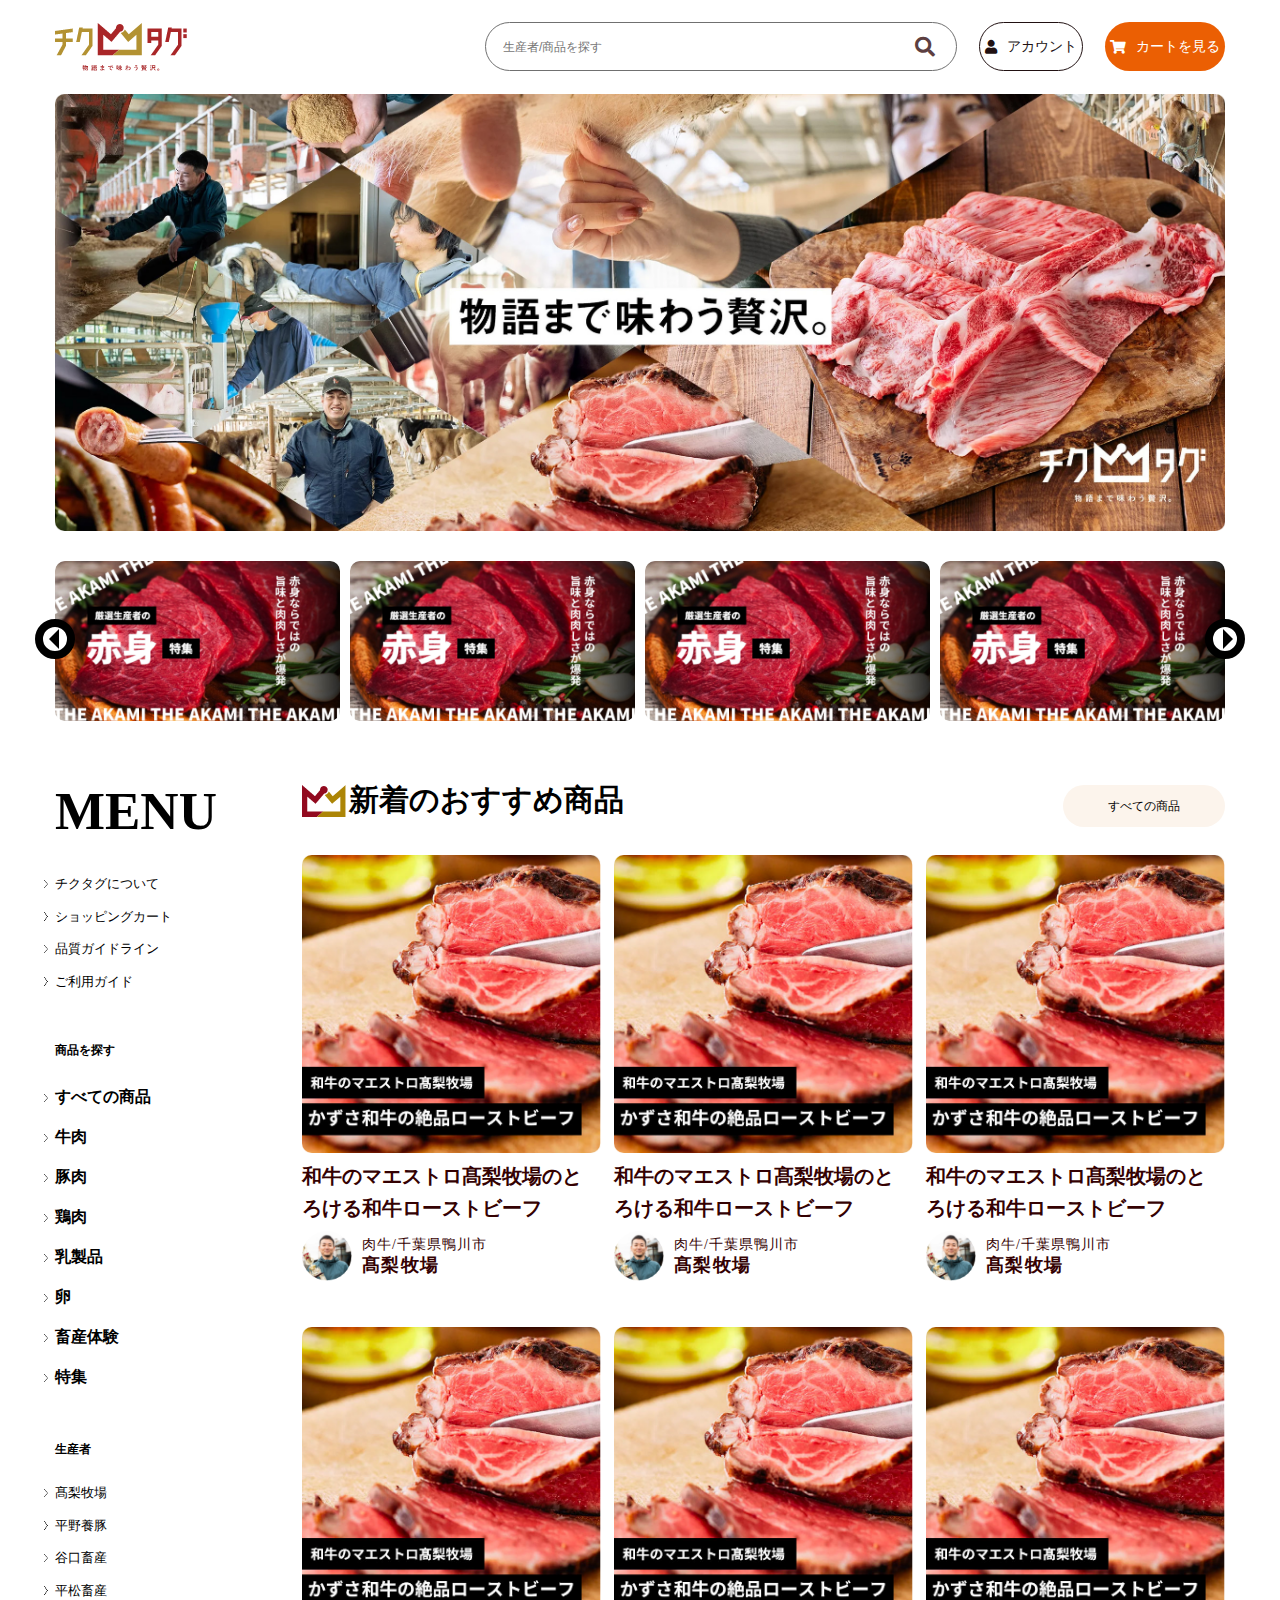
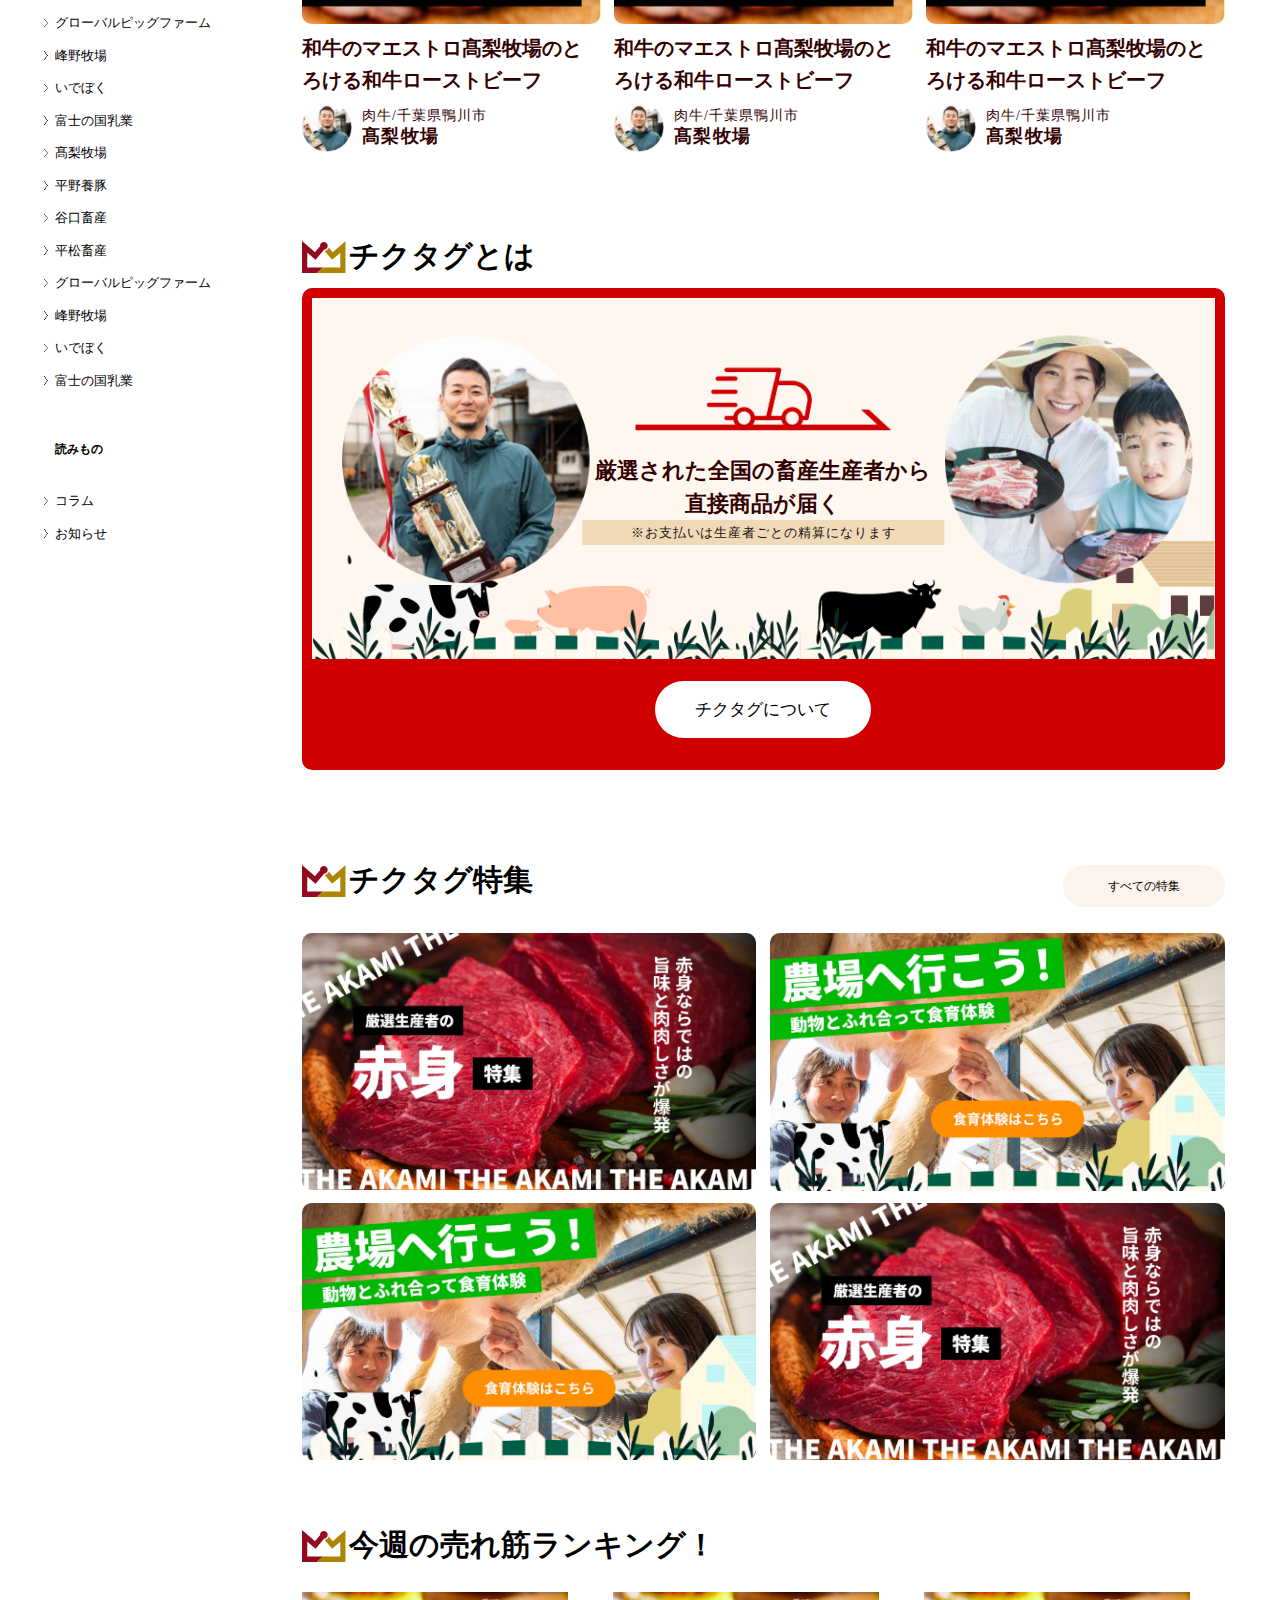
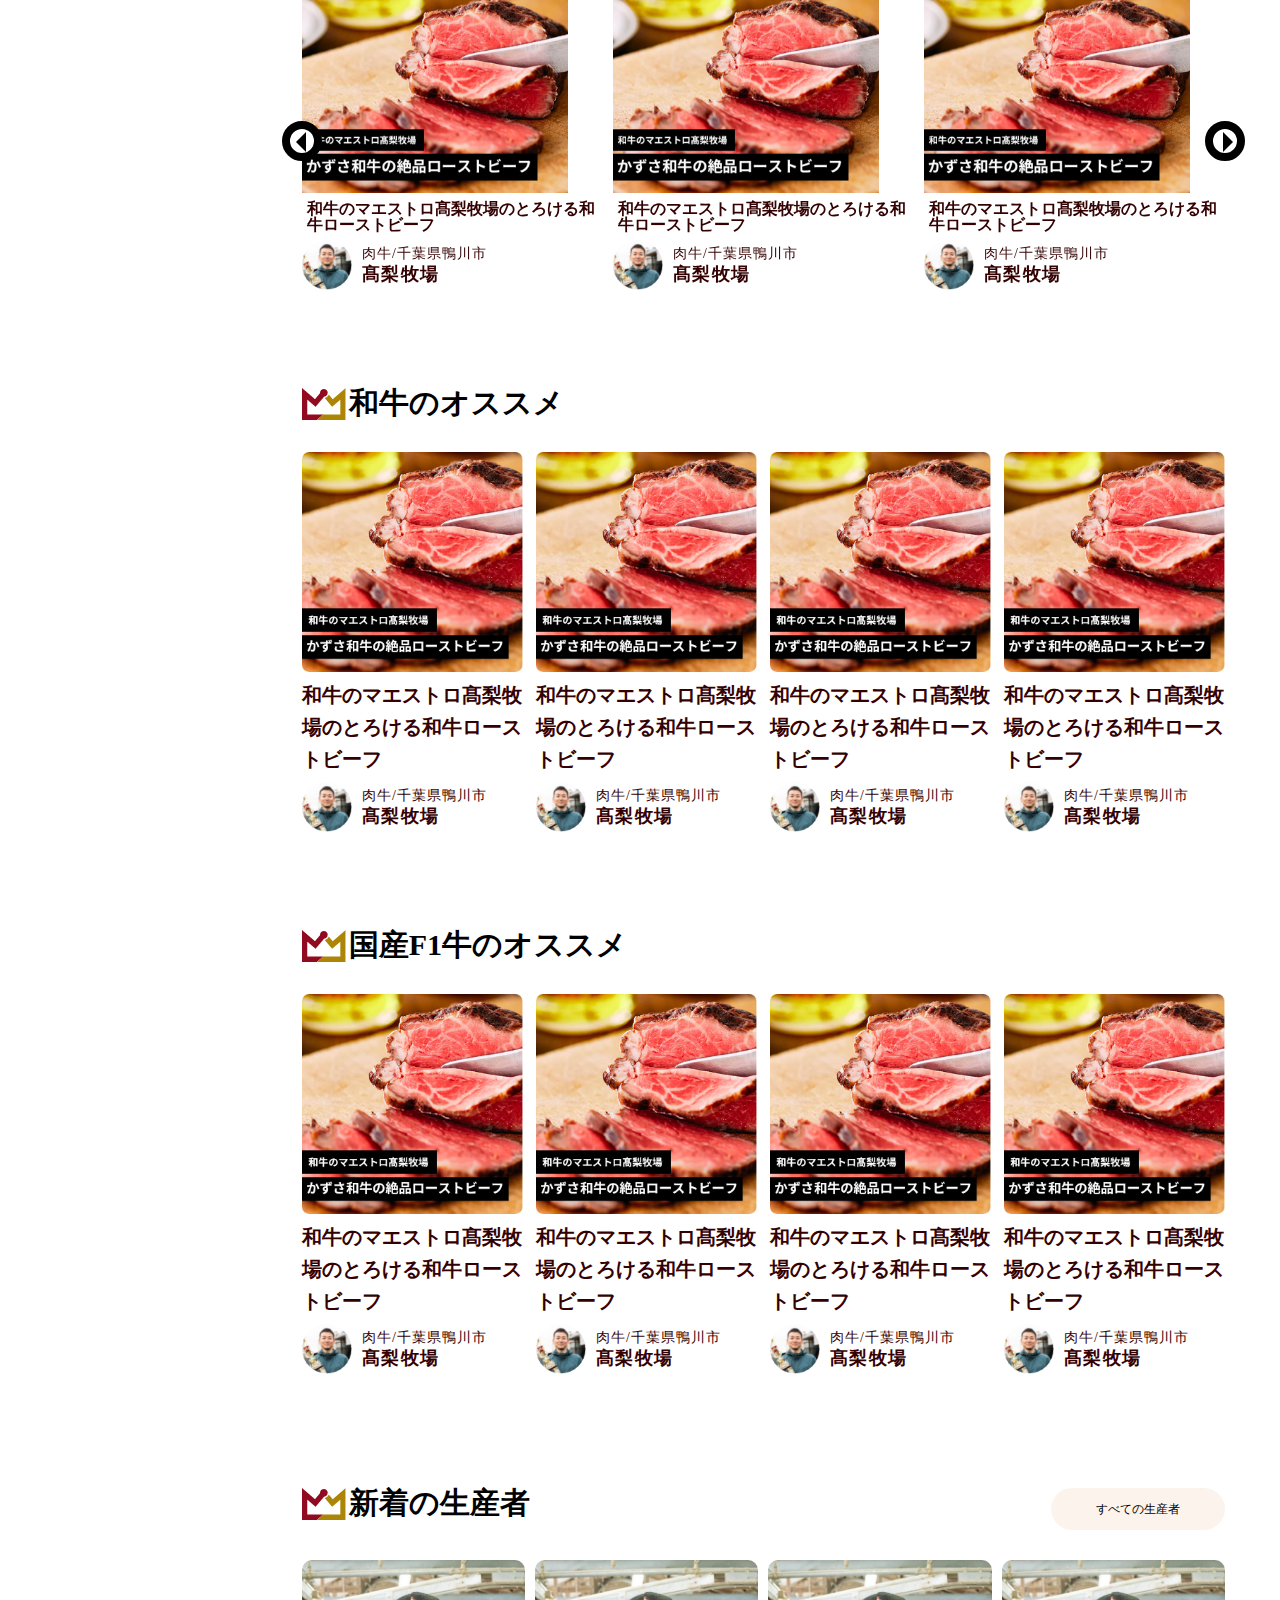
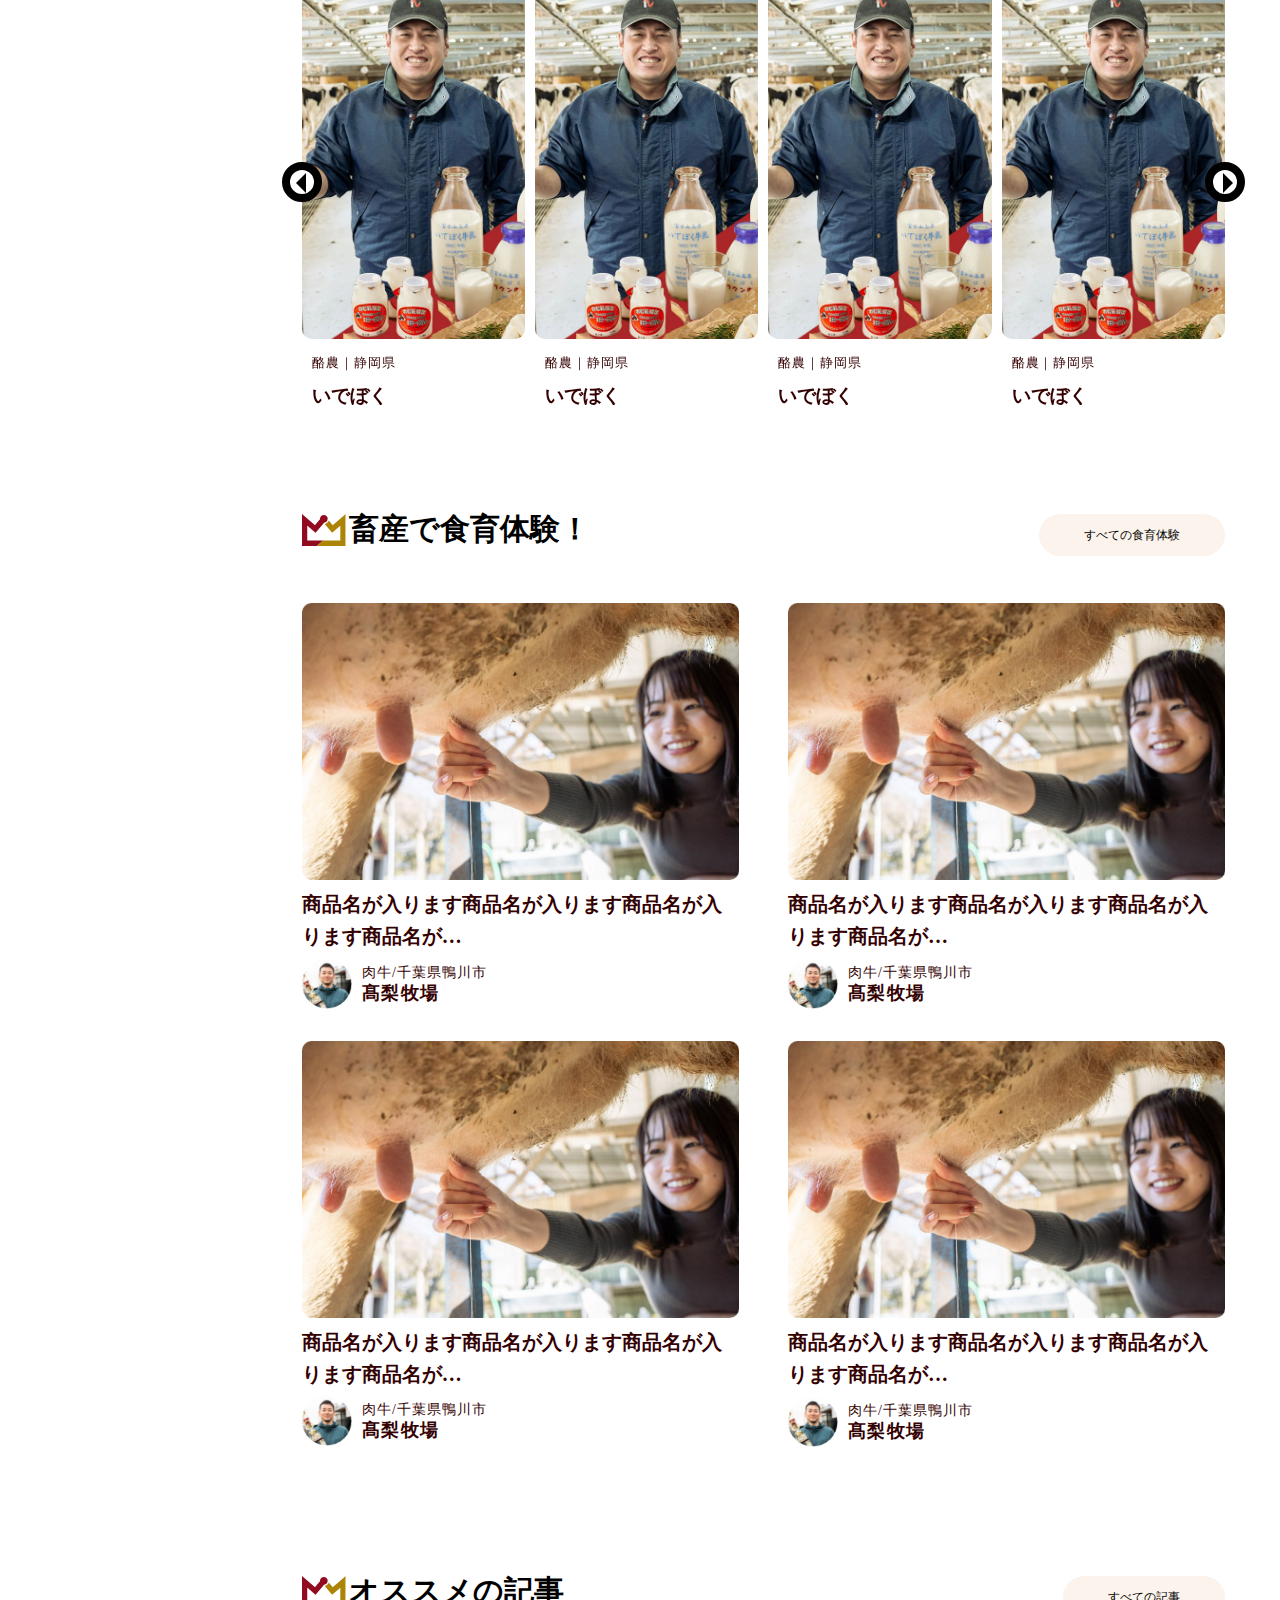
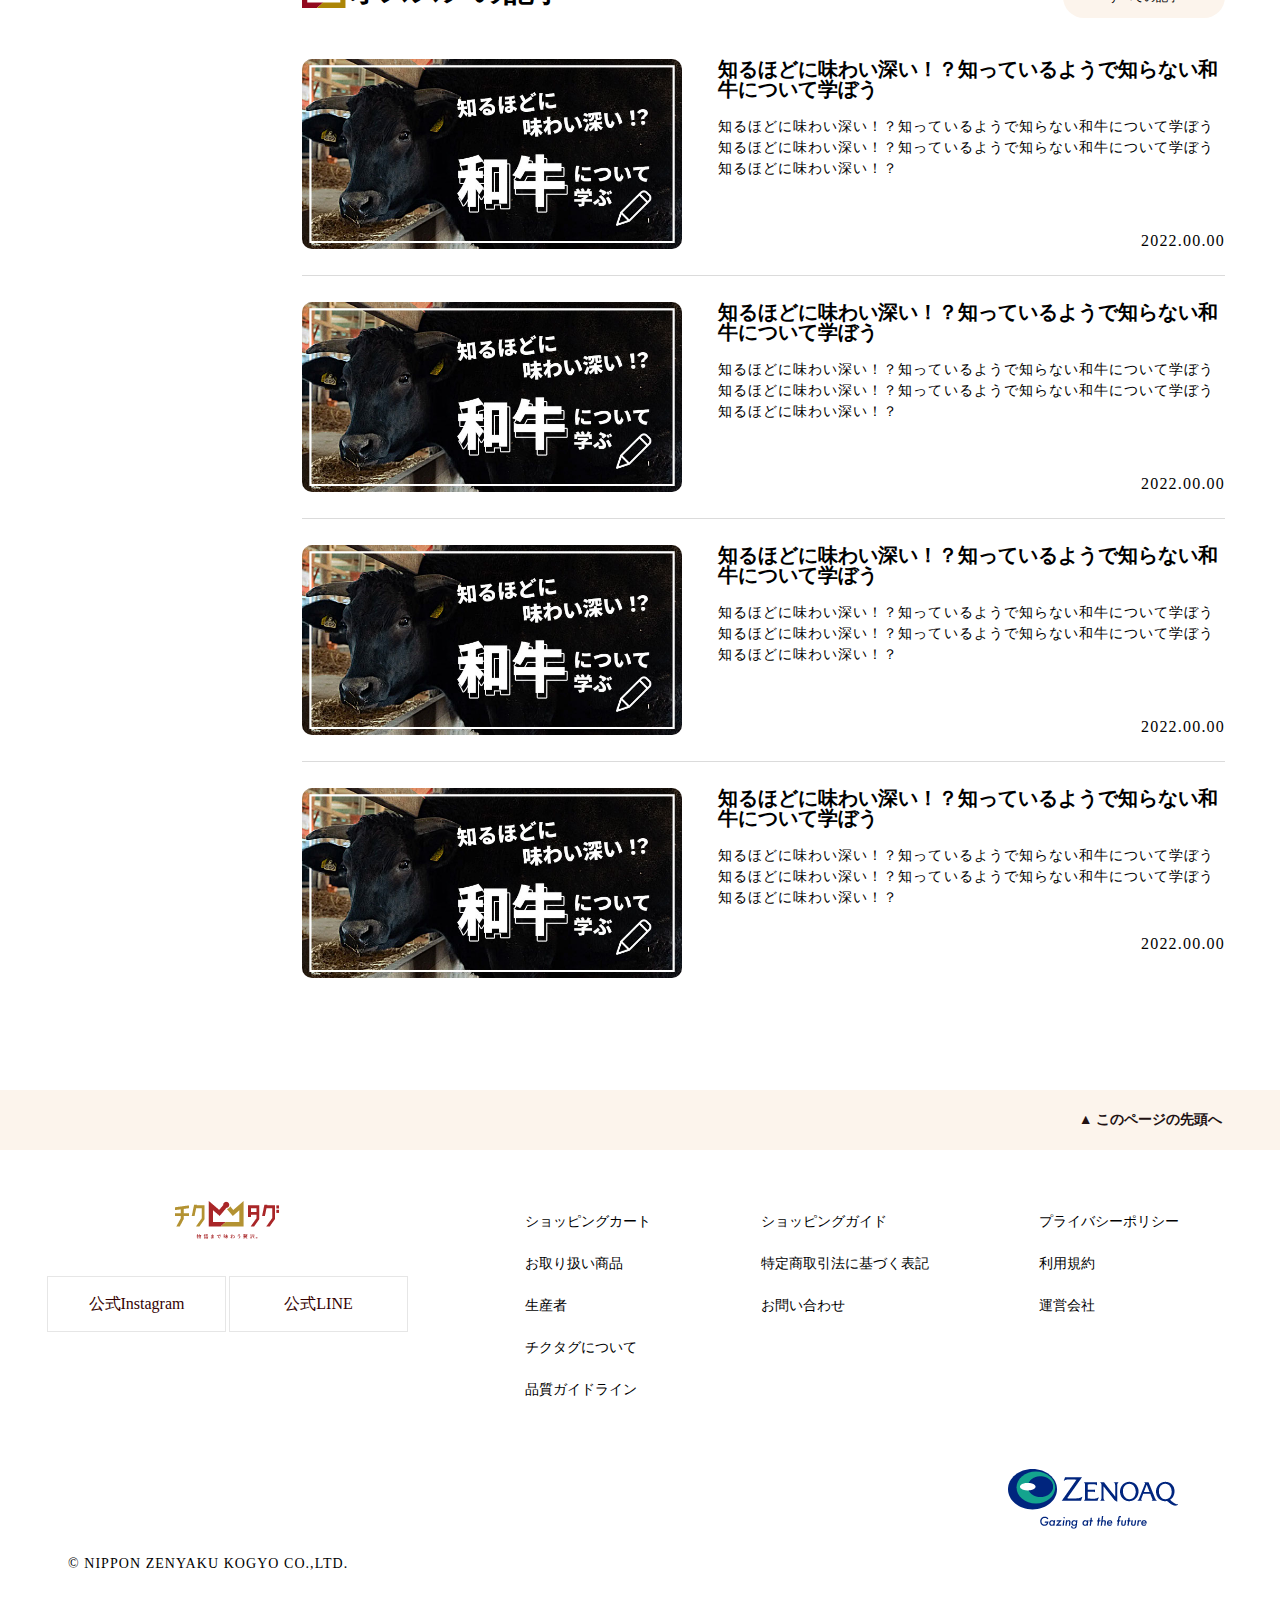
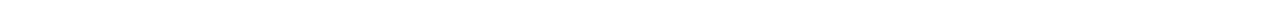
<file: index.html>
<!DOCTYPE html>
<html lang="en">

<head>
    <meta charset="UTF-8">
    <meta http-equiv="X-UA-Compatible" content="IE=edge">
    <meta name="viewport" content="width=device-width, initial-scale=1.0">
    <link rel="stylesheet" href="https://cdn.jsdelivr.net/npm/swiper@9/swiper-bundle.min.css" />
    <link rel="stylesheet" href="./assets/css/wow.css">
    <link rel="stylesheet" href="./assets/css/style.css">
    <link rel="stylesheet" href="https://cdnjs.cloudflare.com/ajax/libs/font-awesome/5.15.4/css/all.min.css">

    <title>mywork</title>
</head>

<body>
    <header class="c-nav">
        <div class='c-nav_logo'></div>
        <div class="c-nav_sub">
            <div class='c-nav_search'>
                <input type='text' class='c-nav_search_input' placeholder='生産者/商品を探す' />
                <i class="search fa fa-search" aria-hidden="true"></i>
            </div>
            <a href="#" class='c-nav_login'>
                <i class="fa fa-user" aria-hidden="true"></i>
                <span>アカウント</span>
            </a>
            <a href="#" class='c-nav_cart'>
                <i class="fa fa-shopping-cart" aria-hidden="true"></i>
                <span>カートを見る</span>
            </a>
            <a href="#" class='c-nav_hamberg'>
                <i class="c-nav_hamberg_memu"></i>
                <span>MENU</span>
            </a>
        </div>
    </header>
    <div class='sp_search'>
        <input type='text' class='c-nav_search_input' placeholder='生産者/商品を探す' />
        <i class="search fa fa-search" aria-hidden="true"></i>
    </div>
    <main class="p-container">
        <section class="p-intro">
            <img class='p-intro_img_pc' width='100%' height='auto' src='./assets/image/pc_section_1.png' />
            <img class='p-intro_img_sp' width='100%' height='auto' src='./assets/image/sp_section_1.png' />
        </section>
        <section class="p-swiper">
            <div thumbsSlider="" class="swiper mySwiper">
                <div class="swiper-wrapper">
                    <div class="swiper-slide">
                        <img width='100%' height='auto' src='./assets/image/slider.png' />
                    </div>
                    <div class="swiper-slide">
                        <img width='100%' height='auto' src='./assets/image/slider.png' />
                    </div>
                    <div class="swiper-slide">
                        <img width='100%' height='auto' src='./assets/image/slider.png' />
                    </div>
                    <div class="swiper-slide">
                        <img width='100%' height='auto' src='./assets/image/slider.png' />
                    </div>
                    <div class="swiper-slide">
                        <img width='100%' height='auto' src='./assets/image/slider.png' />
                    </div>
                    <div class="swiper-slide">
                        <img width='100%' height='auto' src='./assets/image/slider.png' />
                    </div>
                    <div class="swiper-slide">
                        <img width='100%' height='auto' src='./assets/image/slider.png' />
                    </div>
                    <div class="swiper-slide">
                        <img width='100%' height='auto' src='./assets/image/slider.png' />
                    </div>
                    <div class="swiper-slide">
                        <img width='100%' height='auto' src='./assets/image/slider.png' />
                    </div>
                </div>
                <div class="swiper-pagination"></div>
            </div>
            <div class="swiper-button-next"></div>
            <div class="swiper-button-prev"></div>
        </section>
        <section class='p-main'>
            <section class='p-menu'>
                <h1 class='p-menu_top'>MENU</h1>
                <ul>
                    <li>チクタグについて</li>
                    <li>ショッピングカート</li>
                    <li>品質ガイドライン</li>
                    <li>ご利用ガイド</li>
                </ul>
                <hr class='p-menu_line' />
                <h2 class='p-menu_subtitle'>商品を探す</h2>
                <ul class='find_production'>
                    <li>すべての商品</li>
                    <li>牛肉</li>
                    <li>豚肉</li>
                    <li>鶏肉</li>
                    <li>乳製品</li>
                    <li>卵</li>
                    <li>畜産体験</li>
                    <li>特集</li>
                </ul>
                <hr class='p-menu_line' />
                <h2 class='p-menu_subtitle'>生産者</h2>
                <ul class='productor'>
                    <li>髙梨牧場</li>
                    <li>平野養豚</li>
                    <li>谷口畜産</li>
                    <li>平松畜産</li>
                    <li>グローバルピッグファーム</li>
                    <li>峰野牧場</li>
                    <li>いでぼく</li>
                    <li>富士の国乳業</li>
                    <li>髙梨牧場</li>
                    <li>平野養豚</li>
                    <li>谷口畜産</li>
                    <li>平松畜産</li>
                    <li>グローバルピッグファーム</li>
                    <li>峰野牧場</li>
                    <li>いでぼく</li>
                    <li>富士の国乳業</li>
                </ul>
                <hr class='p-menu_line' />
                <h2 class='p-menu_subtitle'>読みもの</h2>
                <ul class='read'>
                    <li>コラム</li>
                    <li>お知らせ</li>
                </ul>
            </section>
            <section class='p-section_group'>
                <section class='p-product'>
                    <div class='c_header'>
                        <div class='c_header_logo'>
                            <img height='32px' src='./assets/image/product_logo.png' />
                            <h1 class='c_header_logo_type'>新着のおすすめ商品</h1>
                        </div>
                        <a class='c_header_button' href='#'>すべての商品</a>
                    </div>
                    <div class='product_recommends'>
                        <div>
                            <img width='100%' src='./assets/image/recommend_product.png' />
                            <h2 class='product_recommends_des'>和牛のマエストロ髙梨牧場のとろける和牛ローストビーフ</h2>
                            <div class='product_recommends_person'>
                                <img src='./assets/image/avatar.png' />
                                <div class='product_recommends_person_info'>
                                    <p class='position'>肉牛/千葉県鴨川市</p>
                                    <p class='pasture'>髙梨牧場</p>
                                </div>
                            </div>
                        </div>
                        <div>
                            <img width='100%' src='./assets/image/recommend_product.png' />
                            <h2 class='product_recommends_des'>和牛のマエストロ髙梨牧場のとろける和牛ローストビーフ</h2>
                            <div class='product_recommends_person'>
                                <img src='./assets/image/avatar.png' />
                                <div class='product_recommends_person_info'>
                                    <p class='position'>肉牛/千葉県鴨川市</p>
                                    <p class='pasture'>髙梨牧場</p>
                                </div>
                            </div>
                        </div>
                        <div>
                            <img width='100%' src='./assets/image/recommend_product.png' />
                            <h2 class='product_recommends_des'>和牛のマエストロ髙梨牧場のとろける和牛ローストビーフ</h2>
                            <div class='product_recommends_person'>
                                <img src='./assets/image/avatar.png' />
                                <div class='product_recommends_person_info'>
                                    <p class='position'>肉牛/千葉県鴨川市</p>
                                    <p class='pasture'>髙梨牧場</p>
                                </div>
                            </div>
                        </div>
                        <div>
                            <img width='100%' src='./assets/image/recommend_product.png' />
                            <h2 class='product_recommends_des'>和牛のマエストロ髙梨牧場のとろける和牛ローストビーフ</h2>
                            <div class='product_recommends_person'>
                                <img src='./assets/image/avatar.png' />
                                <div class='product_recommends_person_info'>
                                    <p class='position'>肉牛/千葉県鴨川市</p>
                                    <p class='pasture'>髙梨牧場</p>
                                </div>
                            </div>
                        </div>
                        <div>
                            <img width='100%' src='./assets/image/recommend_product.png' />
                            <h2 class='product_recommends_des'>和牛のマエストロ髙梨牧場のとろける和牛ローストビーフ</h2>
                            <div class='product_recommends_person'>
                                <img src='./assets/image/avatar.png' />
                                <div class='product_recommends_person_info'>
                                    <p class='position'>肉牛/千葉県鴨川市</p>
                                    <p class='pasture'>髙梨牧場</p>
                                </div>
                            </div>
                        </div>
                        <div>
                            <img width='100%' src='./assets/image/recommend_product.png' />
                            <h2 class='product_recommends_des'>和牛のマエストロ髙梨牧場のとろける和牛ローストビーフ</h2>
                            <div class='product_recommends_person'>
                                <img src='./assets/image/avatar.png' />
                                <div class='product_recommends_person_info'>
                                    <p class='position'>肉牛/千葉県鴨川市</p>
                                    <p class='pasture'>髙梨牧場</p>
                                </div>
                            </div>
                        </div>
                    </div>
                </section>
                <section class='p-tick'>
                    <div class='c_header_logo'>
                        <img height='32px'src='./assets/image/product_logo.png' />
                        <h1 class='c_header_logo_type'>チクタグとは</h1>
                    </div>
                    <div class='p-tick_main'>
                        <div class='p-tick_parent'>
                            <img class='p-tick_img_pc' width='100%' src='./assets/image/Group 987.png' />
                            <img class='p-tick_img_sp' width='100%' height='auto' src='./assets/image/tick_sp.png' />
                            <div class='p-tick_child'>
                                <h3 class='p-tick_title'>厳選された全国の畜産生産者から<br>直接商品が届く</h3>
                                <p class='p-tick_content'>※お支払いは生産者ごとの精算になります</p>
                            </div>
                        </div>
                        <button class='p-tick_button'>
                        チクタグについて
                        </button>

                    </div>
                </section>
                <section class='p-feature'>
                    <div class='c_header'>
                        <div class='c_header_logo'>
                            <img height='32px' src='./assets/image/product_logo.png' />
                            <h1 class='c_header_logo_type'>チクタグ特集</h1>
                        </div>
                        <a class='c_header_button' href='#'>すべての特集</a>
                    </div>
                    <div class='p-feature_list'>
                        <img width='100%' src='./assets/image/feature1.png' />
                        <img width='100%' src='./assets/image/feature2.png' />
                        <img width='100%' src='./assets/image/feature2.png' />
                        <img width='100%' src='./assets/image/feature1.png' />
                    </div>
                </section>
                <section class='p-ranking'>
                    <div class='c_header_logo'>
                        <img height='32px' src='./assets/image/product_logo.png' />
                        <h1 class='c_header_logo_type'>今週の売れ筋ランキング！</h1>
                    </div>
                    <div class='p-ranking_swipper'>
                        <div thumbsSlider="" class="swiper mySwiper1">
                            <div class="swiper-wrapper">
                                <div class="swiper-slide">
                                    <img class='swiper-slide_img' width='100%' height='auto' src='./assets/image/sample_product.png' />
                                    <h2 class='p-ranking_des'>和牛のマエストロ髙梨牧場のとろける和牛ローストビーフ</h2>
                                    <div class='product_recommends_person'>
                                        <img src='./assets/image/avatar.png' />
                                        <div class='product_recommends_person_info'>
                                            <p class='position'>肉牛/千葉県鴨川市</p>
                                            <p class='pasture'>髙梨牧場</p>
                                        </div>
                                    </div>
                                </div>
                                <div class="swiper-slide">
                                    <img class='swiper-slide_img' width='100%' height='auto' src='./assets/image/sample_product.png' />
                                    <h2 class='p-ranking_des'>和牛のマエストロ髙梨牧場のとろける和牛ローストビーフ</h2>
                                    <div class='product_recommends_person'>
                                        <img src='./assets/image/avatar.png' />
                                        <div class='product_recommends_person_info'>
                                            <p class='position'>肉牛/千葉県鴨川市</p>
                                            <p class='pasture'>髙梨牧場</p>
                                        </div>
                                    </div>
                                </div>
                                <div class="swiper-slide">
                                    <img class='swiper-slide_img' width='100%' height='auto' src='./assets/image/sample_product.png' />
                                    <h2 class='p-ranking_des'>和牛のマエストロ髙梨牧場のとろける和牛ローストビーフ</h2>
                                    <div class='product_recommends_person'>
                                        <img src='./assets/image/avatar.png' />
                                        <div class='product_recommends_person_info'>
                                            <p class='position'>肉牛/千葉県鴨川市</p>
                                            <p class='pasture'>髙梨牧場</p>
                                        </div>
                                    </div>
                                </div>
                                <div class="swiper-slide">
                                    <img class='swiper-slide_img' width='100%' height='auto' src='./assets/image/sample_product.png' />
                                    <h2 class='p-ranking_des'>和牛のマエストロ髙梨牧場のとろける和牛ローストビーフ</h2>
                                    <div class='product_recommends_person'>
                                        <img src='./assets/image/avatar.png' />
                                        <div class='product_recommends_person_info'>
                                            <p class='position'>肉牛/千葉県鴨川市</p>
                                            <p class='pasture'>髙梨牧場</p>
                                        </div>
                                    </div>
                                </div>
                                <div class="swiper-slide">
                                    <img class='swiper-slide_img' width='100%' height='auto' src='./assets/image/sample_product.png' />
                                    <h2 class='p-ranking_des'>和牛のマエストロ髙梨牧場のとろける和牛ローストビーフ</h2>
                                    <div class='product_recommends_person'>
                                        <img src='./assets/image/avatar.png' />
                                        <div class='product_recommends_person_info'>
                                            <p class='position'>肉牛/千葉県鴨川市</p>
                                            <p class='pasture'>髙梨牧場</p>
                                        </div>
                                    </div>
                                </div>
                                <div class="swiper-slide">
                                    <img class='swiper-slide_img' width='100%' height='auto' src='./assets/image/sample_product.png' />
                                    <h2 class='p-ranking_des'>和牛のマエストロ髙梨牧場のとろける和牛ローストビーフ</h2>
                                    <div class='product_recommends_person'>
                                        <img src='./assets/image/avatar.png' />
                                        <div class='product_recommends_person_info'>
                                            <p class='position'>肉牛/千葉県鴨川市</p>
                                            <p class='pasture'>髙梨牧場</p>
                                        </div>
                                    </div>
                                </div>
                                <div class="swiper-slide">
                                    <img class='swiper-slide_img' width='100%' height='auto' src='./assets/image/sample_product.png' />
                                    <h2 class='p-ranking_des'>和牛のマエストロ髙梨牧場のとろける和牛ローストビーフ</h2>
                                    <div class='product_recommends_person'>
                                        <img src='./assets/image/avatar.png' />
                                        <div class='product_recommends_person_info'>
                                            <p class='position'>肉牛/千葉県鴨川市</p>
                                            <p class='pasture'>髙梨牧場</p>
                                        </div>
                                    </div>
                                </div>
                                <div class="swiper-slide">
                                    <img class='swiper-slide_img' width='100%' height='auto' src='./assets/image/sample_product.png' />
                                    <h2 class='p-ranking_des'>和牛のマエストロ髙梨牧場のとろける和牛ローストビーフ</h2>
                                    <div class='product_recommends_person'>
                                        <img src='./assets/image/avatar.png' />
                                        <div class='product_recommends_person_info'>
                                            <p class='position'>肉牛/千葉県鴨川市</p>
                                            <p class='pasture'>髙梨牧場</p>
                                        </div>
                                    </div>
                                </div>
                            </div>
                            <div class="swiper-pagination"></div>
                        </div>
                        <div class="swiper-button-next1"></div>
                        <div class="swiper-button-prev1"></div>
                    </div>

                </section>

                <section class='p-wagyu'>
                    <div class='c_header_logo'>
                        <img height='32px' src='./assets/image/product_logo.png' />
                        <h1 class='c_header_logo_type'>和牛のオススメ</h1>
                    </div>
                    <div class='wagyu_products'>
                        <div>
                            <img width='100%' src='./assets/image/recommend_product.png' />
                            <h2 class='product_recommends_des'>和牛のマエストロ髙梨牧場のとろける和牛ローストビーフ</h2>
                            <div class='product_recommends_person'>
                                <img src='./assets/image/avatar.png' />
                                <div class='product_recommends_person_info'>
                                    <p class='position'>肉牛/千葉県鴨川市</p>
                                    <p class='pasture'>髙梨牧場</p>
                                </div>
                            </div>
                        </div>
                        <div>
                            <img width='100%' src='./assets/image/recommend_product.png' />
                            <h2 class='product_recommends_des'>和牛のマエストロ髙梨牧場のとろける和牛ローストビーフ</h2>
                            <div class='product_recommends_person'>
                                <img src='./assets/image/avatar.png' />
                                <div class='product_recommends_person_info'>
                                    <p class='position'>肉牛/千葉県鴨川市</p>
                                    <p class='pasture'>髙梨牧場</p>
                                </div>
                            </div>
                        </div>
                        <div>
                            <img width='100%' src='./assets/image/recommend_product.png' />
                            <h2 class='product_recommends_des'>和牛のマエストロ髙梨牧場のとろける和牛ローストビーフ</h2>
                            <div class='product_recommends_person'>
                                <img src='./assets/image/avatar.png' />
                                <div class='product_recommends_person_info'>
                                    <p class='position'>肉牛/千葉県鴨川市</p>
                                    <p class='pasture'>髙梨牧場</p>
                                </div>
                            </div>
                        </div>
                        <div>
                            <img width='100%' src='./assets/image/recommend_product.png' />
                            <h2 class='product_recommends_des'>和牛のマエストロ髙梨牧場のとろける和牛ローストビーフ</h2>
                            <div class='product_recommends_person'>
                                <img src='./assets/image/avatar.png' />
                                <div class='product_recommends_person_info'>
                                    <p class='position'>肉牛/千葉県鴨川市</p>
                                    <p class='pasture'>髙梨牧場</p>
                                </div>
                            </div>
                        </div>
                    </div>
                </section>
                <section class='p-wagyu'>
                    <div class='c_header_logo'>
                        <img height='32px' src='./assets/image/product_logo.png' />
                        <h1 class='c_header_logo_type'>国産F1牛のオススメ</h1>
                    </div>
                    <div class='wagyu_products'>
                        <div>
                            <img width='100%' src='./assets/image/recommend_product.png' />
                            <h2 class='product_recommends_des'>和牛のマエストロ髙梨牧場のとろける和牛ローストビーフ</h2>
                            <div class='product_recommends_person'>
                                <img src='./assets/image/avatar.png' />
                                <div class='product_recommends_person_info'>
                                    <p class='position'>肉牛/千葉県鴨川市</p>
                                    <p class='pasture'>髙梨牧場</p>
                                </div>
                            </div>
                        </div>
                        <div>
                            <img width='100%' src='./assets/image/recommend_product.png' />
                            <h2 class='product_recommends_des'>和牛のマエストロ髙梨牧場のとろける和牛ローストビーフ</h2>
                            <div class='product_recommends_person'>
                                <img src='./assets/image/avatar.png' />
                                <div class='product_recommends_person_info'>
                                    <p class='position'>肉牛/千葉県鴨川市</p>
                                    <p class='pasture'>髙梨牧場</p>
                                </div>
                            </div>
                        </div>
                        <div>
                            <img width='100%' src='./assets/image/recommend_product.png' />
                            <h2 class='product_recommends_des'>和牛のマエストロ髙梨牧場のとろける和牛ローストビーフ</h2>
                            <div class='product_recommends_person'>
                                <img src='./assets/image/avatar.png' />
                                <div class='product_recommends_person_info'>
                                    <p class='position'>肉牛/千葉県鴨川市</p>
                                    <p class='pasture'>髙梨牧場</p>
                                </div>
                            </div>
                        </div>
                        <div>
                            <img width='100%' src='./assets/image/recommend_product.png' />
                            <h2 class='product_recommends_des'>和牛のマエストロ髙梨牧場のとろける和牛ローストビーフ</h2>
                            <div class='product_recommends_person'>
                                <img src='./assets/image/avatar.png' />
                                <div class='product_recommends_person_info'>
                                    <p class='position'>肉牛/千葉県鴨川市</p>
                                    <p class='pasture'>髙梨牧場</p>
                                </div>
                            </div>
                        </div>
                    </div>
                </section>
                <section class='p-productor'>
                    <div class='c_header'>
                        <div class='c_header_logo'>
                            <img height='32px' src='./assets/image/product_logo.png' />
                            <h1 class='c_header_logo_type'>新着の生産者</h1>
                        </div>
                        <a class='c_header_button' href='#'>すべての生産者</a>
                    </div>
                    <div class="p-productor_swiper">
                        <div thumbsSlider="" class="swiper mySwiper2">
                            <div class="swiper-wrapper">
                                <div class="swiper-slide">
                                    <img width='100%' height='auto' src='./assets/image/famer.png' />
                                    <p class='productor_position' >酪農｜静岡県</p>
                                    <h3 class='productor_name'>いでぼく</h3>
                                </div>
                                <div class="swiper-slide">
                                    <img width='100%' height='auto' src='./assets/image/famer.png' />
                                    <p class='productor_position' >酪農｜静岡県</p>
                                    <h3 class='productor_name'>いでぼく</h3>
                                </div>
                                <div class="swiper-slide">
                                    <img width='100%' height='auto' src='./assets/image/famer.png' />
                                    <p class='productor_position' >酪農｜静岡県</p>
                                    <h3 class='productor_name'>いでぼく</h3>
                                </div>
                                <div class="swiper-slide">
                                    <img width='100%' height='auto' src='./assets/image/famer.png' />
                                    <p class='productor_position' >酪農｜静岡県</p>
                                    <h3 class='productor_name'>いでぼく</h3>
                                </div>
                                <div class="swiper-slide">
                                    <img width='100%' height='auto' src='./assets/image/famer.png' />
                                    <p class='productor_position' >酪農｜静岡県</p>
                                    <h3 class='productor_name'>いでぼく</h3>
                                </div>
                                <div class="swiper-slide">
                                    <img width='100%' height='auto' src='./assets/image/famer.png' />
                                    <p class='productor_position' >酪農｜静岡県</p>
                                    <h3 class='productor_name'>いでぼく</h3>
                                </div>
                                <div class="swiper-slide">
                                    <img width='100%' height='auto' src='./assets/image/famer.png' />
                                    <p class='productor_position' >酪農｜静岡県</p>
                                    <h3 class='productor_name'>いでぼく</h3>
                                </div>
                                <div class="swiper-slide">
                                    <img width='100%' height='auto' src='./assets/image/famer.png' />
                                    <p class='productor_position' >酪農｜静岡県</p>
                                    <h3 class='productor_name'>いでぼく</h3>
                                </div>
                                <div class="swiper-slide">
                                    <img width='100%' height='auto' src='./assets/image/famer.png' />
                                    <p class='productor_position' >酪農｜静岡県</p>
                                    <h3 class='productor_name'>いでぼく</h3>
                                </div>
                            </div>
                            <div class="swiper-pagination"></div>
                        </div>
                        <div class="swiper-button-next2"></div>
                        <div class="swiper-button-prev2"></div>
                    </div>

                </section>
                <section class='p-education'>
                    <div class='c_header'>
                        <div class='c_header_logo'>
                            <img height='32px' src='./assets/image/product_logo.png' />
                            <h1 class='c_header_logo_type'>畜産で食育体験！</h1>
                        </div>
                        <a class='c_header_button' href='#'>すべての食育体験</a>
                    </div>
                    <div class='p-education_list'>
                        <div>
                            <img width='100%' src='./assets/image/learner.png' />
                            <h2 class='product_recommends_des'>商品名が入ります商品名が入ります商品名が入ります商品名が…</h2>
                            <div class='product_recommends_person'>
                                <img src='./assets/image/avatar.png' />
                                <div class='product_recommends_person_info'>
                                    <p class='position'>肉牛/千葉県鴨川市</p>
                                    <p class='pasture'>髙梨牧場</p>
                                </div>
                            </div>
                        </div>
                        <div>
                            <img width='100%' src='./assets/image/learner.png' />
                            <h2 class='product_recommends_des'>商品名が入ります商品名が入ります商品名が入ります商品名が…</h2>
                            <div class='product_recommends_person'>
                                <img src='./assets/image/avatar.png' />
                                <div class='product_recommends_person_info'>
                                    <p class='position'>肉牛/千葉県鴨川市</p>
                                    <p class='pasture'>髙梨牧場</p>
                                </div>
                            </div>
                        </div>
                        <div>
                            <img width='100%' src='./assets/image/learner.png' />
                            <h2 class='product_recommends_des'>商品名が入ります商品名が入ります商品名が入ります商品名が…</h2>
                            <div class='product_recommends_person'>
                                <img src='./assets/image/avatar.png' />
                                <div class='product_recommends_person_info'>
                                    <p class='position'>肉牛/千葉県鴨川市</p>
                                    <p class='pasture'>髙梨牧場</p>
                                </div>
                            </div>
                        </div>
                        <div>
                            <img width='100%' src='./assets/image/learner.png' />
                            <h2 class='product_recommends_des'>商品名が入ります商品名が入ります商品名が入ります商品名が…</h2>
                            <div class='product_recommends_person'>
                                <img src='./assets/image/avatar.png' />
                                <div class='product_recommends_person_info'>
                                    <p class='position'>肉牛/千葉県鴨川市</p>
                                    <p class='pasture'>髙梨牧場</p>
                                </div>
                            </div>
                        </div>
                    </div>
                </section>
                <section class='p-article'>
                    <div class='c_header'>
                        <div class='c_header_logo'>
                            <img height='32px' src='./assets/image/product_logo.png' />
                            <h1 class='c_header_logo_type'>オススメの記事</h1>
                        </div>
                        <a class='c_header_button' href='#'>すべての記事</a>
                    </div>
                    <div class='p-article_list'>
                        <div class='p-article_item'>
                            <img width='100%' class='p-article_item_img' src='./assets/image/article_img.png' />
                            <div>
                                <h2 class='title'>知るほどに味わい深い！？知っているようで知らない和牛について学ぼう</h2>
                                <p class='content'>知るほどに味わい深い！？知っているようで知らない和牛について学ぼう知るほどに味わい深い！？知っているようで知らない和牛について学ぼう知るほどに味わい深い！？</p>
                                <p class='date'>2022.00.00</p>
                            </div>
                        </div>
                        <div class='p-article_item'>
                            <img width='100%' class='p-article_item_img' src='./assets/image/article_img.png' />
                            <div>
                                <h2 class='title'>知るほどに味わい深い！？知っているようで知らない和牛について学ぼう</h2>
                                <p class='content'>知るほどに味わい深い！？知っているようで知らない和牛について学ぼう知るほどに味わい深い！？知っているようで知らない和牛について学ぼう知るほどに味わい深い！？</p>
                                <p class='date'>2022.00.00</p>
                            </div>
                        </div>
                        <div class='p-article_item'>
                            <img width='100%' class='p-article_item_img' src='./assets/image/article_img.png' />
                            <div>
                                <h2 class='title'>知るほどに味わい深い！？知っているようで知らない和牛について学ぼう</h2>
                                <p class='content'>知るほどに味わい深い！？知っているようで知らない和牛について学ぼう知るほどに味わい深い！？知っているようで知らない和牛について学ぼう知るほどに味わい深い！？</p>
                                <p class='date'>2022.00.00</p>
                            </div>
                        </div>
                        <div class='p-article_item'>
                            <img width='100%' class='p-article_item_img' src='./assets/image/article_img.png' />
                            <div>
                                <h2 class='title'>知るほどに味わい深い！？知っているようで知らない和牛について学ぼう</h2>
                                <p class='content'>知るほどに味わい深い！？知っているようで知らない和牛について学ぼう知るほどに味わい深い！？知っているようで知らない和牛について学ぼう知るほどに味わい深い！？</p>
                                <p class='date'>2022.00.00</p>
                            </div>
                        </div>
                    </div>
                </section>

            </section>
        </section>
    </main>
    <footer class='c-footer'>
        <div class='totop'>
            <a href="#">▲ このページの先頭へ</a>
        </div>
        <div class='c-footer_content'>
            <div class='c-footer_content_social'>
                <img src='./assets/image/sp_logo.png' />
                <div class='c-footer_content_social_button'>
                    <a href='#' class="instagram">公式Instagram</a>
                    <a href='#' class='line'>公式LINE</a>
                </div>
            </div>
            <div class='c-footer_content_info'>
                <ul class='c-footer_content_info_sections'>
                    <li>ショッピングカート</li>
                    <li>お取り扱い商品</li>
                    <li>生産者</li>
                    <li>チクタグについて</li>
                    <li>品質ガイドライン</li>
                </ul>
                <div class='c-footer_content_info_misce'>
                    <ul class='c-footer_content_info_help'>
                        <li>ショッピングガイド</li>
                        <li>特定商取引法に基づく表記</li>
                        <li>お問い合わせ</li>
                    </ul>
                    <ul class='c-footer_content_info_about'>
                        <li>プライバシーポリシー</li>
                        <li>利用規約</li>
                        <li>運営会社</li>
                    </ul>
                </div>
            </div>
        </div>
        <img class='c-footer_mark' src='./assets/image/mark.png' />
        <div>
            <p class='c-footer_company'>© NIPPON ZENYAKU KOGYO CO.,LTD.</p>
        </div>
    </footer>
</body>
<script src="https://ajax.googleapis.com/ajax/libs/jquery/3.5.1/jquery.min.js"></script>
<script src="./assets/js/parallex.js"></script>
<script src="https://cdn.jsdelivr.net/npm/swiper@9/swiper-bundle.min.js"></script>
<script>
    var swiper = new Swiper(".mySwiper", {
        speed:1500,
        spaceBetween: 10,
        loop: true,
        navigation: {
            nextEl: ".swiper-button-next",
            prevEl: ".swiper-button-prev",
        },
        pagination: {
            el: ".swiper-pagination",
            clickable: true
        },
        breakpoints: {
            320: {
                slidesPerView: 1,
                spaceBetween: 10,
            },
            375: {
                slidesPerView: 2,
                spaceBetween: 10,
            },
            768: {
                slidesPerView: 3,
                spaceBetween: 10,
            },
            1024: {
                slidesPerView: 4,
                spaceBetween: 10,
            },
            1440: {
                slidesPerView: 5,
                spaceBetween: 10,
            }
        },
    });
    var swiper1 = new Swiper(".mySwiper1", {
        speed:1500,
        spaceBetween: 10,
        loop: true,
        navigation: {
            nextEl: ".swiper-button-next1",
            prevEl: ".swiper-button-prev1",
        },
        pagination: {
            el: ".swiper-pagination",
            clickable: true,
        },
        breakpoints: {
            320: {
                slidesPerView: 1,
                spaceBetween: 10,
            },
            375: {
                slidesPerView: 2,
                spaceBetween: 10,
            },
            768: {
                slidesPerView: 3,
                spaceBetween: 10,
            },
            1440: {
                slidesPerView: 4,
                spaceBetween: 10,
            },
            1880: {
                slidesPerView: 5,
                spaceBetween: 10,
            }

        },
    });
    var swiper2 = new Swiper(".mySwiper2", {
        speed:1500,
        spaceBetween: 10,
        loop: true,
        navigation: {
            nextEl: ".swiper-button-next2",
            prevEl: ".swiper-button-prev2",
        },
        pagination: {
            el: ".swiper-pagination",
            clickable: true,
        },
        breakpoints: {
            320: {
                slidesPerView: 1,
                spaceBetween: 10,
            },
            375: {
                slidesPerView: 2,
                spaceBetween: 10,
            },
            768: {
                slidesPerView: 3,
                spaceBetween: 10,
            },
            1024: {
                slidesPerView: 4,
                spaceBetween: 10,
            },
            1440: {
                slidesPerView: 5,
                spaceBetween: 10,
            }
        },
    });
</script>
<script src="./assets/js/cursor.js"></script>
<script src="./assets/js/wow.js"></script>
<script src="./assets/js/main.js"></script>

</html>
</file>
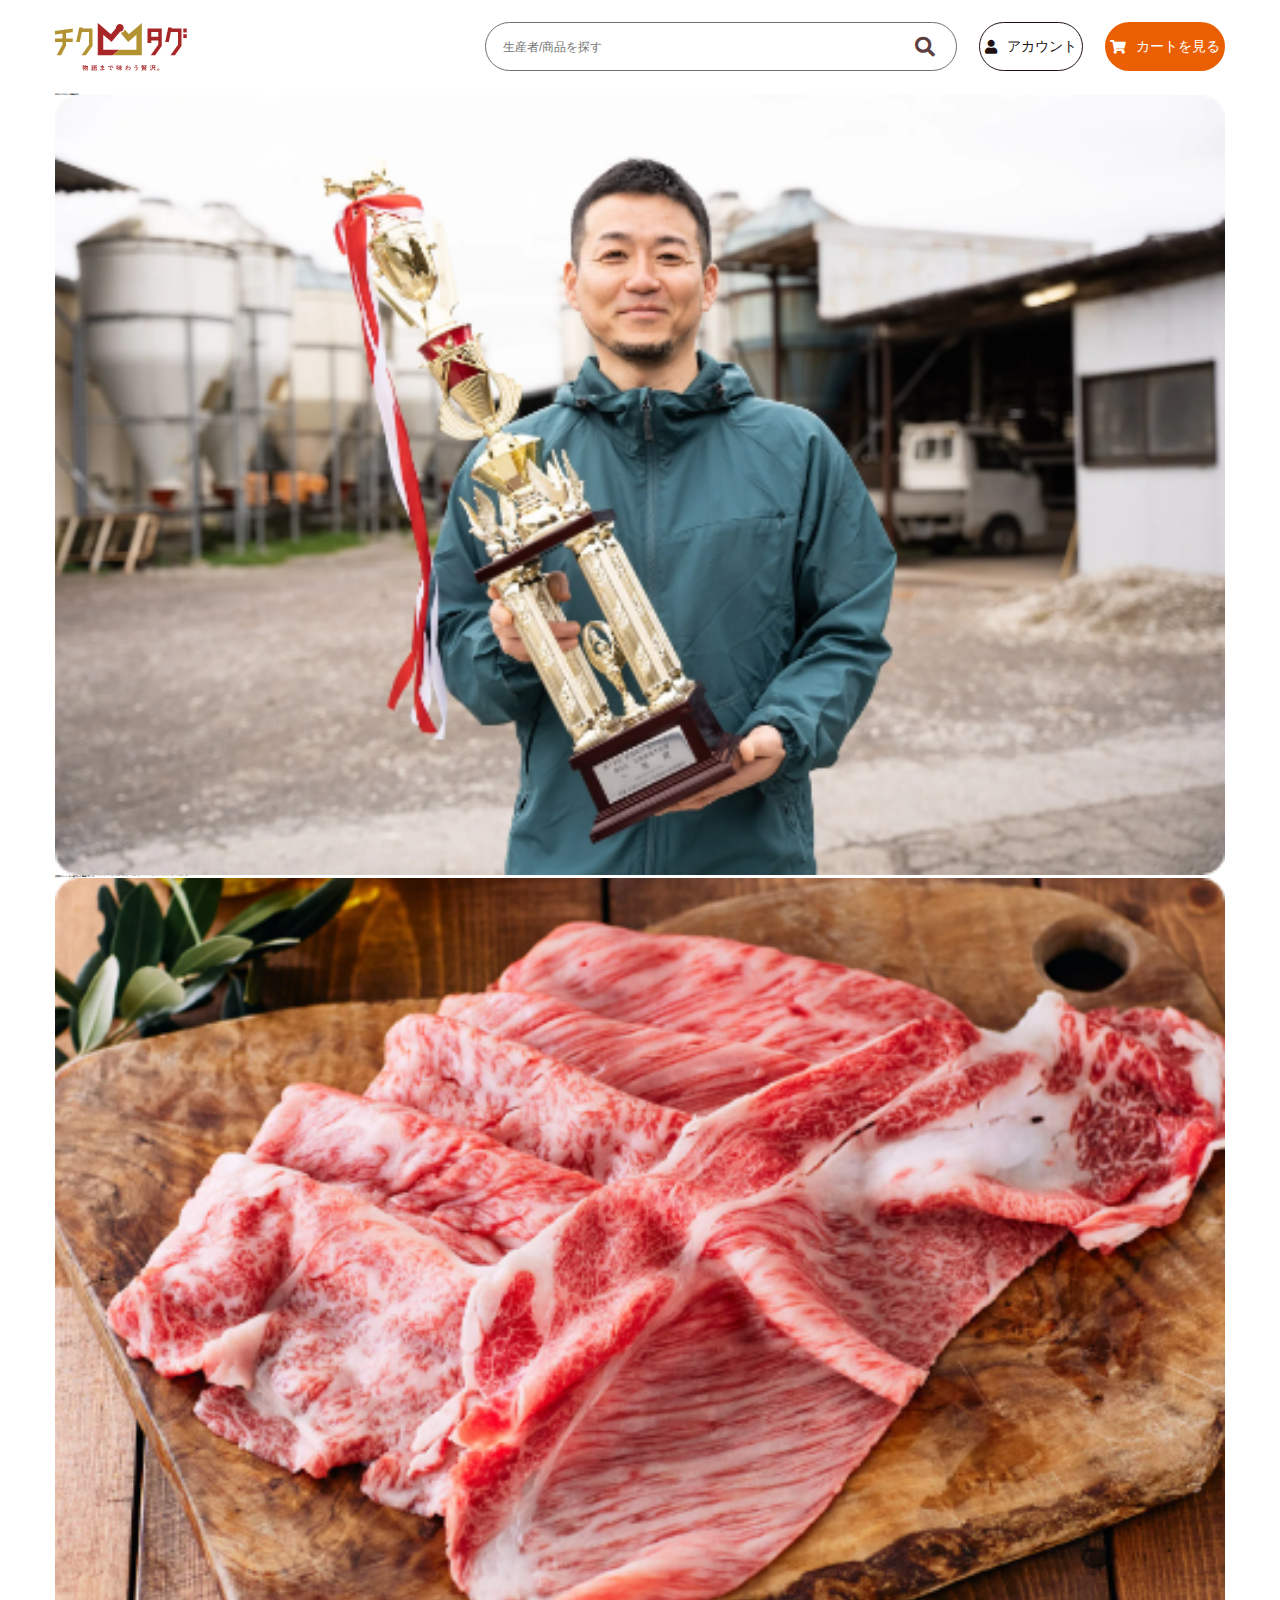
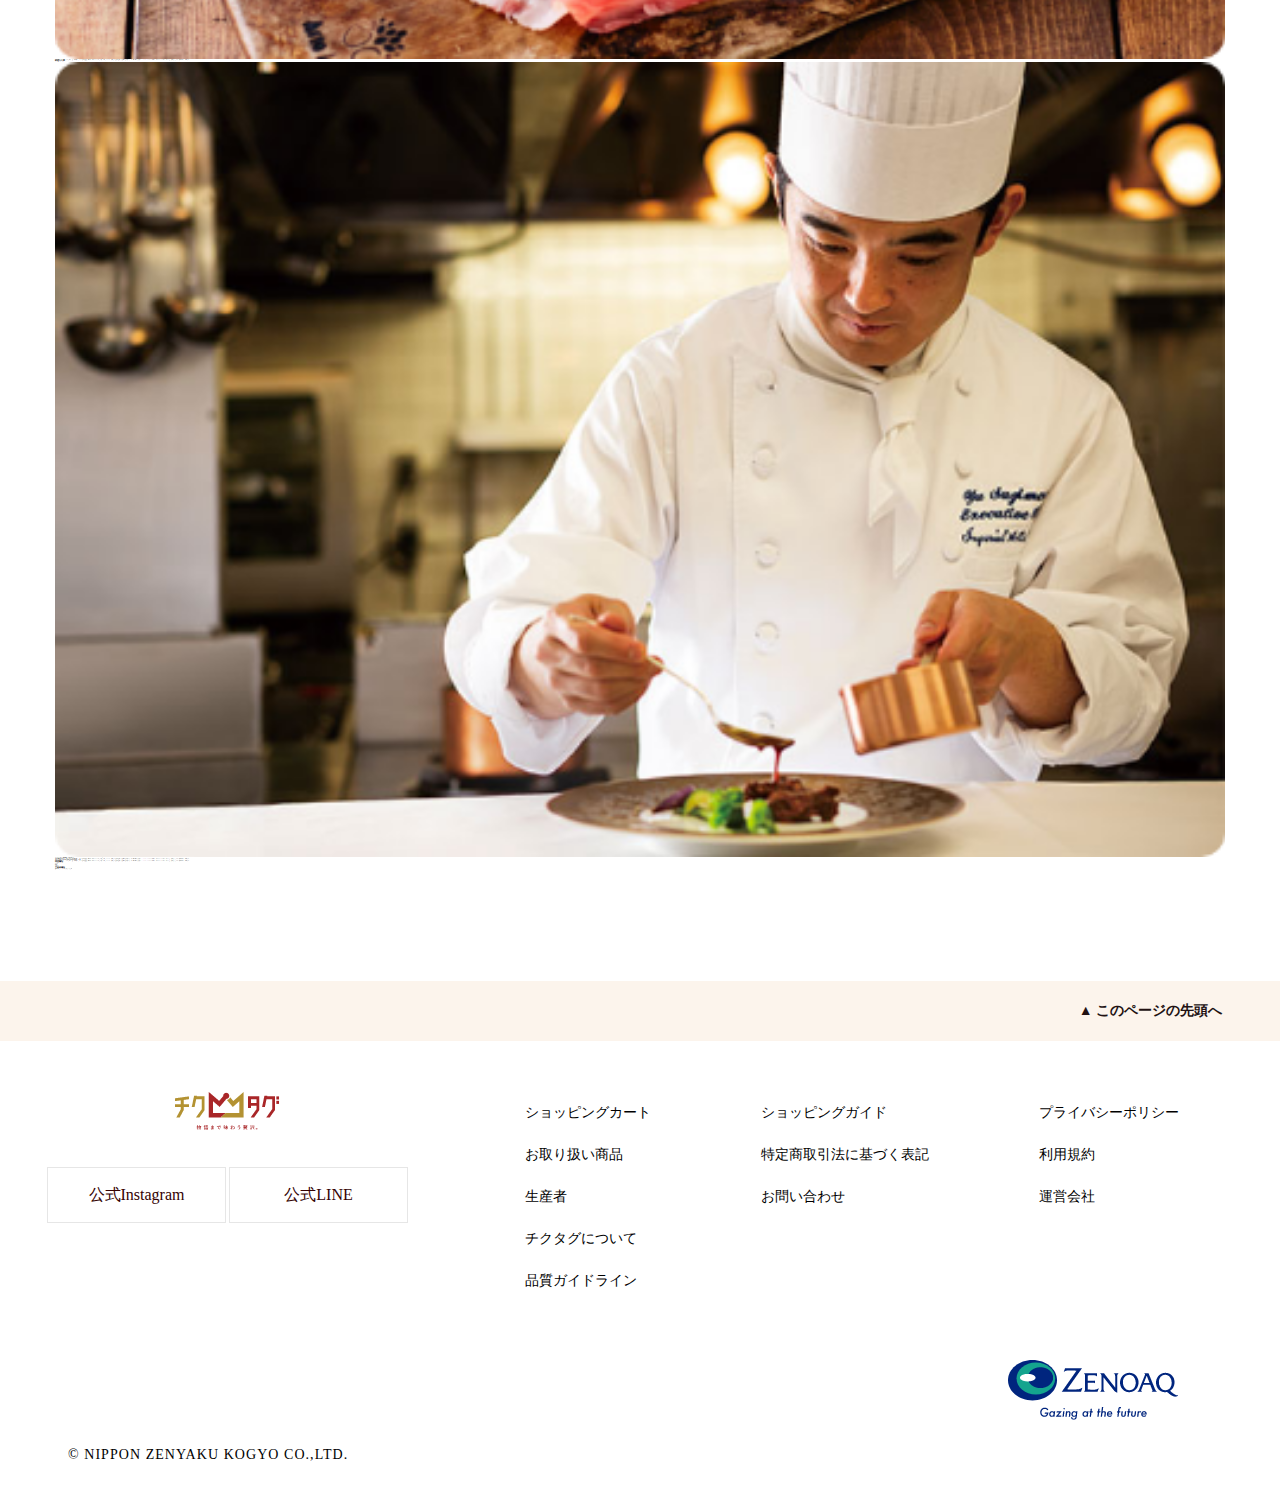
<file: detail.html>
<!DOCTYPE html>
<html lang="en">

<head>
    <meta charset="UTF-8">
    <meta http-equiv="X-UA-Compatible" content="IE=edge">
    <meta name="viewport" content="width=device-width, initial-scale=1.0">
    <link rel="stylesheet" href="https://cdn.jsdelivr.net/npm/swiper@9/swiper-bundle.min.css" />
    <link rel="stylesheet" href="./assets/css/wow.css">
    <link rel="stylesheet" href="./assets/css/style.css">
    <link rel="stylesheet" href="https://cdnjs.cloudflare.com/ajax/libs/font-awesome/5.15.4/css/all.min.css">

    <title>mywork</title>
</head>

<body>
    <header class="c-nav">
        <div class='c-nav_logo'></div>
        <div class="c-nav_sub">
            <div class='c-nav_search'>
                <input type='text' class='c-nav_search_input' placeholder='生産者/商品を探す' />
                <i class="search fa fa-search" aria-hidden="true"></i>
            </div>
            <a href="#" class='c-nav_login'>
                <i class="fa fa-user" aria-hidden="true"></i>
                <span>アカウント</span>
            </a>
            <a href="#" class='c-nav_cart'>
                <i class="fa fa-shopping-cart" aria-hidden="true"></i>
                <span>カートを見る</span>
            </a>
            <a href="#" class='c-nav_hamberg'>
                <i class="c-nav_hamberg_memu"></i>
                <span>MENU</span>
            </a>
        </div>
    </header>
    <div class='sp_search'>
        <input type='text' class='c-nav_search_input' placeholder='生産者/商品を探す' />
        <i class="search fa fa-search" aria-hidden="true"></i>
    </div>
    <main class="p-container">
        <section class='p-detail_wrap'>
            <section class="p-detail_component">
                <h2>和牛のマエストロ髙梨牧場</h2>
                <img width='100%' height='auto' src='./assets/image/detail/award.png' />
                <p>髙梨牧場の牛肉は、「かずさ和牛」という地域ブランドを飛び越え、国内外のファンから愛される“髙梨ブランド”。厳選された飼料と研究を重ねた肥育法で、5つ星ホテルであるザ・リッツ・カールトン東京や一流レストランのシェフからも指名買いされている匠みの生産者です。</p>
            </section>
            <section class="p-detail_component">
                <h2>国内外のファンから愛される“髙梨ブランド”</h2>
                <img width='100%' height='auto' src='./assets/image/detail/meat.png' />
                <p>髙梨牧場の牛肉は、「かずさ和牛」という地域ブランドを飛び越え、国内外のファンから愛される“髙梨ブランド”。厳選された飼料と研究を重ねた肥育法で、5つ星ホテルであるザ・リッツ・カールトン東京や一流レストランのシェフからも指名買いされている匠みの生産者です。</p>
            </section>
            <section class="p-detail_component">
                <h2>料理人の声</h2>
                <img width='100%' height='auto' src='./assets/image/detail/cooker.png' />
                <h3>リッツカールトン総料理長　山田太郎さん</h3>
                <p>髙梨牧場の牛肉は、「かずさ和牛」という地域ブランドを飛び越え、国内外のファンから愛される“髙梨ブランド”。厳選された飼料と研究を重ねた肥育法で、5つ星ホテルであるザ・リッツ・カールトン東京や一流レストランのシェフからも指名買いされている匠みの生産者です。</p>
            </section>
            <section class="p-detail_comment">
                <div>
                    <h2>チクタグバイヤーのコメント</h2>
                    <p>髙梨牧場の牛肉は、「かずさ和牛」という地域ブランドを飛び越え、国内外のファンから愛される“髙梨ブランド”。厳選された飼料と研究を重ねた肥育法で、5つ星ホテルであるザ・リッツ・カールトン東京や一流レストランのシェフからも指名買いされている匠みの生産者です。</p>
                </div>
            </section>
            <section class="p-detail_information">
                <h2>商品情報</h2>
                <ul>
                    <li>内容量</li>
                    <span>400g</span>
                </ul>
                <ul>
                    <li>保存方法</li>
                    <span>冷凍</span>
                </ul>
            </section>
            <section class="p-detail_productor">
                <h2>生産者情報</h2>
                <div class='p-detail_productor_link'>
                    <a>どっこいしょニッポンで詳しく読む</a>
                    <svg xmlns="http://www.w3.org/2000/svg" height="1em" viewBox="0 0 448 512"><!--! Font Awesome Free 6.4.2 by @fontawesome - https://fontawesome.com License - https://fontawesome.com/license (Commercial License) Copyright 2023 Fonticons, Inc. --><path d="M384 336H192c-8.8 0-16-7.2-16-16V64c0-8.8 7.2-16 16-16l140.1 0L400 115.9V320c0 8.8-7.2 16-16 16zM192 384H384c35.3 0 64-28.7 64-64V115.9c0-12.7-5.1-24.9-14.1-33.9L366.1 14.1c-9-9-21.2-14.1-33.9-14.1H192c-35.3 0-64 28.7-64 64V320c0 35.3 28.7 64 64 64zM64 128c-35.3 0-64 28.7-64 64V448c0 35.3 28.7 64 64 64H256c35.3 0 64-28.7 64-64V416H272v32c0 8.8-7.2 16-16 16H64c-8.8 0-16-7.2-16-16V192c0-8.8 7.2-16 16-16H96V128H64z"/></svg>
                </div>
            </section>
        </section>


    </main>
    <footer class='c-footer'>
        <div class='totop'>
            <a href="#">▲ このページの先頭へ</a>
        </div>
        <div class='c-footer_content'>
            <div class='c-footer_content_social'>
                <img src='./assets/image/sp_logo.png' />
                <div class='c-footer_content_social_button'>
                    <a href='#' class="instagram">公式Instagram</a>
                    <a href='#' class='line'>公式LINE</a>
                </div>
            </div>
            <div class='c-footer_content_info'>
                <ul class='c-footer_content_info_sections'>
                    <li>ショッピングカート</li>
                    <li>お取り扱い商品</li>
                    <li>生産者</li>
                    <li>チクタグについて</li>
                    <li>品質ガイドライン</li>
                </ul>
                <div class='c-footer_content_info_misce'>
                    <ul class='c-footer_content_info_help'>
                        <li>ショッピングガイド</li>
                        <li>特定商取引法に基づく表記</li>
                        <li>お問い合わせ</li>
                    </ul>
                    <ul class='c-footer_content_info_about'>
                        <li>プライバシーポリシー</li>
                        <li>利用規約</li>
                        <li>運営会社</li>
                    </ul>
                </div>
            </div>
        </div>
        <img class='c-footer_mark' src='./assets/image/mark.png' />
        <div>
            <p class='c-footer_company'>© NIPPON ZENYAKU KOGYO CO.,LTD.</p>
        </div>
    </footer>
</body>
<script src="https://ajax.googleapis.com/ajax/libs/jquery/3.5.1/jquery.min.js"></script>
<script src="./assets/js/parallex.js"></script>
<script src="https://cdn.jsdelivr.net/npm/swiper@9/swiper-bundle.min.js"></script>
<script>
    var swiper = new Swiper(".mySwiper", {
        speed:1500,
        spaceBetween: 10,
        loop: true,
        navigation: {
            nextEl: ".swiper-button-next",
            prevEl: ".swiper-button-prev",
        },
        pagination: {
            el: ".swiper-pagination",
            clickable: true
        },
        breakpoints: {
            320: {
                slidesPerView: 1,
                spaceBetween: 10,
            },
            375: {
                slidesPerView: 2,
                spaceBetween: 10,
            },
            768: {
                slidesPerView: 3,
                spaceBetween: 10,
            },
            1024: {
                slidesPerView: 4,
                spaceBetween: 10,
            },
            1440: {
                slidesPerView: 5,
                spaceBetween: 10,
            }
        },
    });
    var swiper1 = new Swiper(".mySwiper1", {
        speed:1500,
        spaceBetween: 10,
        loop: true,
        navigation: {
            nextEl: ".swiper-button-next1",
            prevEl: ".swiper-button-prev1",
        },
        pagination: {
            el: ".swiper-pagination",
            clickable: true,
        },
        breakpoints: {
            320: {
                slidesPerView: 1,
                spaceBetween: 10,
            },
            375: {
                slidesPerView: 2,
                spaceBetween: 10,
            },
            768: {
                slidesPerView: 3,
                spaceBetween: 10,
            },
            1440: {
                slidesPerView: 4,
                spaceBetween: 10,
            },
            1880: {
                slidesPerView: 5,
                spaceBetween: 10,
            }

        },
    });
    var swiper2 = new Swiper(".mySwiper2", {
        speed:1500,
        spaceBetween: 10,
        loop: true,
        navigation: {
            nextEl: ".swiper-button-next2",
            prevEl: ".swiper-button-prev2",
        },
        pagination: {
            el: ".swiper-pagination",
            clickable: true,
        },
        breakpoints: {
            320: {
                slidesPerView: 1,
                spaceBetween: 10,
            },
            375: {
                slidesPerView: 2,
                spaceBetween: 10,
            },
            768: {
                slidesPerView: 3,
                spaceBetween: 10,
            },
            1024: {
                slidesPerView: 4,
                spaceBetween: 10,
            },
            1440: {
                slidesPerView: 5,
                spaceBetween: 10,
            }
        },
    });
</script>
<script src="./assets/js/cursor.js"></script>
<script src="./assets/js/wow.js"></script>
<script src="./assets/js/main.js"></script>

</html>
</file>
<file: assets/css/style.css>
@font-face {
  font-family: "calluna-regular";
  src: url(../fonts/Calluna-Light.otf);
}
@font-face {
  font-family: "FOT-Klee-Pro-M";
  src: url(../fonts/FOT-Klee-Pro-M.otf);
}
@font-face {
  font-family: "FOT-Klee-Pro-DB";
  src: url(../fonts/FOT-Klee-Pro-DB.otf);
}
/**
* @file _reset.scss
**/
* {
  box-sizing: border-box;
  padding: 0;
  margin: 0;
  vertical-align: bottom;
  border: 0;
}

a {
  text-decoration: none;
}

body {
  background: white;
}
body.is-active {
  overflow: hidden;
}

html {
  scroll-behavior: smooth;
  background: white;
  font-size: 0.078125vw;
}
@media screen and (max-width: 870px) {
  html {
    font-size: 0.2564102564vw;
  }
}

*::selection {
  background: #826F34;
  color: white;
}

article,
aside,
details,
figcaption,
figure,
footer,
header,
hgroup,
menu,
nav,
section {
  display: block;
}

h1,
h2,
h3,
h4,
h5,
h6 {
  line-height: 1;
  margin-bottom: 0;
}

ol,
ul {
  list-style: none;
}

*:focus {
  outline: none;
}

blockquote,
q {
  quotes: none;
}
blockquote::before, blockquote::after,
q::before,
q::after {
  content: none;
}

table {
  border-spacing: 0;
  border-collapse: collapse;
}

button {
  cursor: pointer;
  border: 0;
  outline: none;
}

input[type=submit],
input[type=button] {
  box-sizing: border-box;
  border: none;
  border-radius: 0;
  -webkit-appearance: none;
}
input[type=submit]::-webkit-search-decoration,
input[type=button]::-webkit-search-decoration {
  display: none;
}
input[type=submit]:focus,
input[type=button]:focus {
  outline-offset: -2px;
}

input,
textarea {
  -webkit-appearance: none;
  border-radius: 0;
}

table td,
table th {
  padding: 0;
  border: 0;
}

img {
  max-width: 100%;
  line-height: 0;
  vertical-align: bottom;
  pointer-events: none;
  user-select: none;
  border: 0;
}

input:focus {
  outline: 0;
}

hr {
  margin: 1.5em 0;
  border-top: 0;
  border-right: 0;
  border-left: 0;
}

* {
  padding: 0;
  line-height: 1;
}

td,
th,
tr {
  vertical-align: middle;
}

*,
dd,
dl,
dt,
figure,
h1,
h2,
h3,
h4,
h5,
h6,
img,
ol,
picture,
table,
ul {
  margin: 0;
}

ol,
ul {
  padding: 0;
  list-style-type: none;
}

textarea {
  resize: vertical;
}

[type=search] {
  -webkit-appearance: none;
  -moz-appearance: none;
  appearance: none;
}

fieldset,
legend {
  padding: 0;
}

label,
legend {
  margin-bottom: 0.375em;
  font-weight: 600;
}

fieldset {
  margin: 0;
  background-color: transparent;
  border: 0;
}

[type=radio]:checked,
[type=radio]:not(:checked) {
  position: absolute;
  left: -9999px;
}

[type=radio]:checked + label,
[type=radio]:not(:checked) + label {
  position: relative;
  padding-left: 34px;
  cursor: pointer;
  line-height: 26px;
  display: inline-block;
  color: rgba(26, 31, 38, 0.2);
  margin-bottom: 0;
}

[type=radio]:checked + label:before,
[type=radio]:not(:checked) + label:before {
  content: "";
  position: absolute;
  left: 0;
  top: 0;
  width: 24px;
  height: 24px;
  border: 1px solid rgba(26, 31, 38, 0.2);
  border-radius: 100%;
  background: #fff;
}

[type=radio]:checked + label:after,
[type=radio]:not(:checked) + label:after {
  content: "";
  width: 16px;
  height: 16px;
  background: #1E2D59;
  position: absolute;
  top: 5px;
  left: 5px;
  border-radius: 100%;
  -webkit-transition: all 0.2s ease;
  transition: all 0.2s ease;
}

[type=radio]:not(:checked) + label:after {
  opacity: 0;
  -webkit-transform: scale(0);
  transform: scale(0);
}

[type=radio]:checked + label:after {
  opacity: 1;
  -webkit-transform: scale(1);
  transform: scale(1);
}

figure {
  display: flex;
  align-items: center;
  justify-content: center;
}

p {
  letter-spacing: 0.075em;
}

.wow {
  visibility: hidden;
}

/**
* @file _common.scss
**/
.is-pc {
  display: block;
}
@media screen and (max-width: 870px) {
  .is-pc {
    display: none;
  }
}

.is-sp {
  display: none;
}
@media screen and (max-width: 870px) {
  .is-sp {
    display: block;
  }
}

.swiper {
  width: 100%;
  height: 100%;
}

body {
  background: white;
  color: #000;
}

.swiper {
  width: 100%;
  margin-left: auto;
  margin-right: auto;
}

.swiper-slide {
  background-size: cover;
  background-position: center;
}

.swiper-slide img {
  display: block;
  object-fit: cover;
}

.mySwiper1 .swiper-slide img {
  display: block;
  width: 266px;
  height: 201px;
  object-fit: cover;
}

.mySwiper2 .swiper-slide img {
  display: block;
  width: 295px;
  height: 379px;
  object-fit: cover;
}

.swiper-button-next,
.swiper-button-prev,
.swiper-button-next1,
.swiper-button-prev1,
.swiper-button-next2,
.swiper-button-prev2 {
  border: 8px solid black;
  border-radius: 50%;
  background-color: white;
  width: 40px;
  height: 40px;
}

.swiper-button-next {
  right: -20px;
}

.swiper-button-prev {
  left: -20px;
}

.swiper-button-next1 {
  right: -20px;
  position: absolute;
  top: 50%;
  transform: translate(0, -50%);
  z-index: 9999;
}

.swiper-button-prev1 {
  left: -20px;
  position: absolute;
  top: 50%;
  transform: translate(0, -50%);
  z-index: 9999;
}

.swiper-button-next2 {
  right: -20px;
  position: absolute;
  top: 50%;
  transform: translate(0, -50%);
  z-index: 9999;
}

.swiper-button-prev2 {
  left: -20px;
  position: absolute;
  top: 50%;
  transform: translate(0, -50%);
  z-index: 9999;
}

.swiper-button-prev:after {
  content: " ";
  top: 10%;
  left: -15%;
  position: absolute;
  border-width: 10px;
  border-style: solid;
  border-color: transparent black transparent transparent;
}

.swiper-button-next:after {
  content: " ";
  top: 10%;
  right: -25%;
  position: absolute;
  border-width: 10px;
  border-style: solid;
  border-color: transparent transparent transparent black;
}

.swiper-button-prev1:after {
  content: " ";
  top: 10%;
  left: -15%;
  position: absolute;
  border-width: 10px;
  border-style: solid;
  border-color: transparent black transparent transparent;
}

.swiper-button-next1:after {
  content: " ";
  top: 10%;
  right: -25%;
  position: absolute;
  border-width: 10px;
  border-style: solid;
  border-color: transparent transparent transparent black;
}

.swiper-button-prev2:after {
  content: " ";
  top: 10%;
  left: -15%;
  position: absolute;
  border-width: 10px;
  border-style: solid;
  border-color: transparent black transparent transparent;
}

.swiper-button-next2:after {
  content: " ";
  top: 10%;
  right: -25%;
  position: absolute;
  border-width: 10px;
  border-style: solid;
  border-color: transparent transparent transparent black;
}

.c-bg {
  width: 100%;
  height: 100%;
  position: fixed;
  z-index: 1;
  top: 0;
  left: 0;
}
.c-bg__container {
  position: relative;
  overflow: hidden;
  width: 100%;
  height: 100%;
}
.c-bg__container div {
  width: 100%;
  height: 100%;
  background-size: cover;
  background-position: center center;
  position: absolute;
  animation: slide 30s infinite;
  opacity: 0;
}
.c-bg__container div:nth-child(2) {
  animation-delay: 5s;
}
.c-bg__container div:nth-child(3) {
  animation-delay: 10s;
}
.c-bg__container div:nth-child(4) {
  animation-delay: 15s;
}
.c-bg__container div:nth-child(5) {
  animation-delay: 20s;
}
.c-bg__container div:nth-child(6) {
  animation-delay: 25s;
}

.c-header {
  position: fixed;
  top: 0;
  left: 0;
  width: 100%;
  z-index: 999;
}
.c-header__container {
  width: 100%;
  padding: 60rem;
  padding-bottom: 0;
  position: relative;
}
@media screen and (max-width: 870px) {
  .c-header__container {
    padding: 25rem;
  }
}
.c-header__wrap {
  display: flex;
  justify-content: space-between;
  align-items: flex-start;
  width: 100%;
}
@media screen and (max-width: 870px) {
  .c-header__wrap {
    align-items: center;
  }
}
.c-header__wrap__logo {
  position: relative;
  z-index: 9999;
}
.c-header__wrap__logo a img {
  height: 35rem;
}
@media screen and (max-width: 870px) {
  .c-header__wrap__logo a img {
    height: 24rem;
  }
}
.c-header__wrap__text {
  position: relative;
  z-index: 9999;
}
.c-header__wrap__text img {
  width: 81rem;
}
.c-header__wrap__text img.is-white {
  display: block;
}
.c-header__wrap__text img.is-black {
  display: none;
}
@media screen and (max-width: 870px) {
  .c-header__wrap__text img {
    width: 55rem;
  }
}
.c-header__wrap__text.js-active img.is-white {
  display: block !important;
}
.c-header__wrap__text.js-active img.is-black {
  display: none !important;
}
.c-header__wrap__menu {
  display: flex;
  align-items: flex-end;
  justify-content: flex-start;
  gap: 10px;
  flex-direction: column;
}
@media screen and (max-width: 870px) {
  .c-header__wrap__menu {
    display: none;
    position: absolute;
    top: 0;
    left: 0;
    width: 100%;
    height: 100vh;
    background-color: black;
    z-index: 90;
    padding-left: 25rem;
    align-items: flex-start;
    justify-content: center;
    gap: 40rem;
    padding-bottom: 40rem;
  }
  .c-header__wrap__menu.js-active {
    display: flex;
  }
}
.c-header__wrap__menu a {
  font-size: 12rem;
  font-family: "FOT-Klee-Pro-M";
  line-height: 1.75;
  color: white;
  transition: all 0.35s ease;
}
@media screen and (max-width: 870px) {
  .c-header__wrap__menu a {
    font-size: 18rem;
    line-height: 1.7222222222;
    transform: translateX(20rem);
    opacity: 0;
  }
}
@media screen and (max-width: 870px) {
  .c-header__wrap__menu.js-active a {
    animation-name: transform-anim;
    animation-duration: 0.5s;
    animation-timing-function: ease;
    animation-fill-mode: forwards;
    color: white !important;
    transition: all 0.35s ease;
  }
  .c-header__wrap__menu.js-active a:nth-child(2) {
    animation-delay: 0.2s;
  }
  .c-header__wrap__menu.js-active a:nth-child(3) {
    animation-delay: 0.4s;
  }
  .c-header__wrap__menu.js-active a:nth-child(4) {
    animation-delay: 0.6s;
  }
  .c-header__wrap__menu.js-active a:nth-child(5) {
    animation-delay: 0.8s;
  }
}
.c-header__map {
  position: fixed;
  bottom: 60rem;
  left: 80rem;
  z-index: 998;
  font-family: "calluna-regular";
  font-size: 24rem;
  color: white;
}
@media screen and (max-width: 870px) {
  .c-header__map {
    left: 35rem;
    bottom: 30rem;
    font-size: 17rem;
    font-family: "calluna-regular" !important;
  }
}
.c-header.is-active .c-header__wrap__text img.is-white {
  display: none;
}
.c-header.is-active .c-header__wrap__text img.is-black {
  display: block;
}
.c-header.is-active .c-header__wrap__menu a {
  color: black;
}

.c-title {
  font-family: "calluna-regular";
  font-size: 72rem;
  color: white;
  line-height: 1.25;
  writing-mode: vertical-rl;
  text-orientation: upleft;
  margin-top: -60rem;
  white-space: nowrap;
}
@media screen and (max-width: 870px) {
  .c-title {
    margin-top: -40rem;
    font-size: 49rem;
    line-height: 1.2653061224;
    position: relative;
    z-index: 100;
    margin-left: -10rem;
  }
}

.c-hamburg__menu {
  display: none;
}
@media screen and (max-width: 870px) {
  .c-hamburg__menu {
    display: block;
    width: 20px;
    height: 2px;
    background-color: transparent;
    position: relative;
    z-index: 9999;
  }
  .c-hamburg__menu::before {
    content: "";
    width: 20px;
    height: 2px;
    top: -3px;
    background: white;
    position: absolute;
    left: 0;
    transition: all 0.35s ease;
  }
  .c-hamburg__menu::after {
    content: "";
    width: 20px;
    height: 2px;
    bottom: -3px;
    background: white;
    position: absolute;
    left: 0;
    transition: all 0.35s ease;
  }
  .c-hamburg__menu.js-active::before {
    top: 0;
    transform: rotate(45deg);
    transform-origin: center;
    background: white !important;
  }
  .c-hamburg__menu.js-active::after {
    bottom: 0;
    transform: rotate(-45deg);
    transform-origin: center;
    background: white !important;
  }
}

.c-header.is-active .c-hamburg__menu::before, .c-header.is-active .c-hamburg__menu::after {
  background-color: black;
  transition: all 0.35s ease;
}

.c-nav {
  display: flex;
  align-items: center;
  padding: 0 55px;
  width: 100%;
  height: 93.5px;
  justify-content: space-between;
}
@media screen and (max-width: 870px) {
  .c-nav {
    padding: 0, 10px;
    height: 78px;
  }
}
.c-nav_logo {
  background-image: url("../image/pc_logo.png");
  width: 132px;
  height: 48px;
}
@media screen and (max-width: 870px) {
  .c-nav_logo {
    background-image: url("../image/sp_logo.png");
    width: 105px;
    height: 38px;
  }
}
.c-nav_sub {
  display: flex;
  align-items: center;
  justify-content: space-between;
  gap: 22px;
}
.c-nav_search {
  position: relative;
}
.c-nav_search_input {
  width: 472px;
  height: 49px;
  padding: 0 17px;
  border-radius: 40px;
  font-size: 12px;
  color: #989898;
  border-color: #707070;
  border-width: 1px;
  border-style: solid;
}
@media screen and (max-width: 1083px) {
  .c-nav_search_input {
    width: 300px;
  }
}
@media screen and (max-width: 900px) {
  .c-nav_search_input {
    width: 200px;
  }
}
@media screen and (max-width: 870px) {
  .c-nav_search_input {
    height: 41px;
    width: 368px;
    padding: 0 17px;
  }
}
.c-nav_search .search {
  top: 50%;
  transform: translate(0, -50%);
  position: absolute;
  right: 22px;
  color: #5d3f41;
  font-size: 20px;
}
@media screen and (max-width: 870px) {
  .c-nav_search {
    display: none;
  }
}
.c-nav_login {
  border: 1px solid #211112;
  border-radius: 25px;
  height: 49px;
  padding: 0 5px;
  display: flex;
  align-items: center;
  justify-content: center;
  color: #211112 !important;
}
.c-nav_login i {
  font-size: 14px;
}
.c-nav_login span {
  margin-left: 10px;
  font-size: 14px;
}
@media screen and (max-width: 870px) {
  .c-nav_login i {
    font-size: 20px;
  }
  .c-nav_login span {
    font-size: 8px;
    margin-left: 0;
    margin-top: 10px;
  }
}
@media screen and (max-width: 870px) {
  .c-nav_login {
    flex-direction: column;
    border: none;
  }
}
.c-nav_cart {
  border-radius: 25px;
  height: 49px;
  padding: 0 5px;
  display: flex;
  align-items: center;
  justify-content: center;
  color: white !important;
  background-color: #eb5f03;
}
.c-nav_cart i {
  font-size: 14px;
}
.c-nav_cart span {
  margin-left: 10px;
  font-size: 14px;
}
@media screen and (max-width: 870px) {
  .c-nav_cart i {
    font-size: 20px;
    color: #eb5f03;
  }
  .c-nav_cart span {
    font-size: 8px;
    margin-left: 0;
    margin-top: 10px;
    color: #eb5f03;
  }
}
@media screen and (max-width: 870px) {
  .c-nav_cart {
    flex-direction: column;
    border: none;
    background-color: transparent;
  }
}
.c-nav_hamberg {
  display: none;
}
.c-nav_hamberg_memu {
  margin: 10px 0;
  display: inline-block;
  width: 20px;
  height: 3px;
  position: relative;
  z-index: 9999;
  background: black;
}
.c-nav_hamberg_memu::before {
  content: "";
  width: 20px;
  height: 3px;
  top: -7px;
  background: black;
  position: absolute;
  left: 0;
  transition: all 0.35s ease;
}
.c-nav_hamberg_memu::after {
  content: "";
  width: 20px;
  height: 3px;
  bottom: -7px;
  background: black;
  position: absolute;
  left: 0;
  transition: all 0.35s ease;
}
.c-nav_hamberg_memu.js-active::before {
  top: 0;
  transform: rotate(45deg);
  transform-origin: center;
  background: black !important;
}
.c-nav_hamberg_memu.js-active::after {
  bottom: 0;
  transform: rotate(-45deg);
  transform-origin: center;
  background: black !important;
}
.c-nav_hamberg span {
  font-size: 8px;
  margin-left: 0;
  margin-top: 8px;
  color: #eb5f03;
}
@media screen and (max-width: 870px) {
  .c-nav_hamberg {
    display: flex;
    padding: 0 5px;
    flex-direction: column;
  }
}

.sp_search {
  display: none;
  width: 100%;
  height: 60px;
  padding: 10px 10px;
  position: relative;
  background-color: #FCF4EC;
}
@media screen and (max-width: 870px) {
  .sp_search {
    display: inline-block;
  }
}
.sp_search .c-nav_search_input {
  width: 100%;
}
.sp_search .search {
  top: 50%;
  transform: translate(0, -50%);
  position: absolute;
  right: 22px;
  color: #5d3f41;
  font-size: 20px;
}

.p-container {
  position: relative;
  z-index: 100;
  padding: 0 55px;
}
@media screen and (max-width: 870px) {
  .p-container {
    padding: 0;
  }
}

@media screen and (max-width: 870px) {
  .p-intro_img_pc {
    display: none;
  }
}
.p-intro_img_sp {
  display: none;
}
@media screen and (max-width: 870px) {
  .p-intro_img_sp {
    display: block;
  }
}
.p-intro__wrap {
  width: 100%;
  background-color: white;
  padding: 90rem 150rem 50rem 90rem;
}
@media screen and (max-width: 870px) {
  .p-intro__wrap {
    padding: 60rem 0 60rem 35rem;
    margin-left: -15rem;
  }
}
.p-intro__wrap__ttl {
  font-family: "FOT-Klee-Pro-DB";
  font-size: 12rem;
  line-height: 1.75;
  color: black;
  border-top: solid 1px black;
}
@media screen and (max-width: 870px) {
  .p-intro__wrap__ttl {
    font-size: 9rem;
    line-height: 1.6666666667;
    padding-top: 5rem;
  }
}
.p-intro__wrap__des {
  padding: 50rem 70rem 0 130rem;
  font-family: "FOT-Klee-Pro-M";
  font-size: 24rem;
  line-height: 1.4166666667;
}
@media screen and (max-width: 870px) {
  .p-intro__wrap__des {
    padding: 35rem 5rem 0;
    font-size: 16rem;
    line-height: 1.5;
  }
}

.p-swiper {
  position: relative;
}
.p-swiper .swiper {
  margin-top: 30px;
}
.p-swiper .swiper hr {
  border-top: solid 1px #000000;
  margin-left: 30rem;
  margin-right: 120rem;
}
@media screen and (max-width: 870px) {
  .p-swiper .swiper hr {
    margin: 0;
  }
}
.p-swiper .swiper .swiper-slide img {
  border-color: #707070 !important;
  border-radius: 10px !important;
}
.p-swiper .swiper .swiper-pagination {
  display: none;
}
@media screen and (max-width: 870px) {
  .p-swiper .swiper-button-next,
  .p-swiper .swiper-button-prev {
    display: none;
  }
  .p-swiper .swiper-pagination {
    display: block !important;
  }
  .p-swiper .swiper-pagination span {
    width: 15px !important;
    height: 15px !important;
  }
  .p-swiper .swiper-pagination .swiper-pagination-bullet-active {
    background: #E3C396 !important;
    border: none !important;
  }
  .p-swiper .swiper-pagination .swiper-pagination-bullet {
    border: 2px solid #E3C396 !important;
    background: transparent;
  }
}

.p-main {
  margin-top: 64px;
  display: flex;
  justify-content: center;
  gap: 4%;
}

.p-menu {
  width: 100%;
  max-width: 200px;
}
@media screen and (max-width: 870px) {
  .p-menu {
    display: none;
  }
}
.p-menu_top {
  font-size: 53px;
}
.p-menu ul {
  margin-top: 30px;
}
.p-menu ul li {
  font-size: 13px;
  line-height: 2.5;
  list-style-image: url("../image/before.svg");
}
.p-menu .find_production {
  margin-top: 21px;
}
.p-menu .find_production li {
  font-size: 16px;
  font-weight: 600;
}
.p-menu .productor {
  margin-top: 22px;
}
.p-menu_line {
  margin-top: 26px;
  width: 100%;
  color: #000;
}
.p-menu_subtitle {
  margin-top: 20px;
  font-size: 12px;
}

.p-section_group {
  flex: 1;
  width: 100px;
}
@media screen and (max-width: 870px) {
  .p-section_group {
    width: 100%;
  }
}

.c_header_logo {
  display: flex;
  gap: 3px;
}
.c_header_logo_type {
  word-break: keep-all;
  font-size: 30px;
}
@media screen and (max-width: 870px) {
  .c_header_logo_type {
    font-size: 20px;
  }
}

.c_header {
  display: flex;
  justify-content: space-between;
}
.c_header_button {
  border-radius: 25px;
  height: 42px;
  padding: 0 45px;
  display: flex;
  align-items: center;
  justify-content: center;
  color: black;
  background-color: #FCF4EC;
  font-size: 12px;
}
@media screen and (max-width: 870px) {
  .c_header_button {
    display: none;
  }
}
@media screen and (max-width: 870px) {
  .c_header {
    padding-left: 11px;
  }
}

.product_recommends {
  display: grid;
  grid-template-columns: 1fr 1fr 1fr;
  column-gap: 12.8px;
  row-gap: 46px;
  margin-top: 28px;
}
@media screen and (max-width: 870px) {
  .product_recommends {
    grid-template-columns: 1fr 1fr;
  }
}
.product_recommends_des {
  margin-top: 7.6px;
  width: 100%;
  line-height: 1.6;
  font-size: 20px;
  font-weight: 600;
  color: #340102;
}
@media screen and (max-width: 870px) {
  .product_recommends_des {
    font-size: 13px;
    font-weight: 400;
  }
}
.product_recommends_person {
  margin-top: 6.6px;
  display: flex;
  gap: 3.1px;
}
.product_recommends_person_info {
  display: flex;
  flex-direction: column;
  justify-content: space-between;
  padding: 7px;
}
.product_recommends_person .position {
  font-size: 14px;
  color: #340102;
}
@media screen and (max-width: 870px) {
  .product_recommends_person .position {
    font-size: 11px;
  }
}
.product_recommends_person .pasture {
  color: #340102;
  font-size: 18px;
  font-weight: 600;
}
@media screen and (max-width: 870px) {
  .product_recommends_person .pasture {
    font-size: 13px;
    font-weight: 400;
  }
}
.product_recommends_person img {
  width: 50px !important;
  height: 50px !important;
}

.p-tick {
  margin-top: 89px;
}
@media screen and (max-width: 870px) {
  .p-tick {
    margin-top: 67px;
  }
}
.p-tick_main {
  text-align: center;
  padding: 10px;
  border-radius: 10px;
  background-color: #D00000;
  margin-top: 15px;
}
@media screen and (max-width: 870px) {
  .p-tick_main {
    margin-top: 11px;
  }
}
.p-tick_parent {
  z-index: 1;
  position: relative;
}
.p-tick_child {
  position: absolute;
  width: 100%;
  z-index: 3;
  left: 50%;
  top: 43%;
  transform: translate(-50%, 0);
}
@media screen and (max-width: 870px) {
  .p-tick_child {
    top: 15%;
  }
}
@media screen and (max-width: 870px) {
  .p-tick_img_pc {
    display: none;
  }
}
.p-tick_img_sp {
  display: none;
}
@media screen and (max-width: 870px) {
  .p-tick_img_sp {
    display: block;
  }
}
.p-tick_title {
  text-align: center;
  font-size: 22px;
  font-weight: 600;
  color: #340102;
  line-height: 1.5;
}
@media screen and (max-width: 1260px) {
  .p-tick_title {
    font-size: 16px;
  }
}
@media screen and (max-width: 1083px) {
  .p-tick_title {
    font-size: 14px;
  }
}
@media screen and (max-width: 900px) {
  .p-tick_title {
    font-size: 12px;
  }
}
@media screen and (max-width: 870px) {
  .p-tick_title {
    font-size: 22px;
  }
}
.p-tick_content {
  font-size: 13px;
  color: #211112;
  text-align: center;
  margin-top: 20px;
  background-color: #F0D9B7;
  padding: 6px 30px;
  max-width: 40%;
  margin: auto;
}
@media screen and (max-width: 1260px) {
  .p-tick_content {
    font-size: 10px;
    margin-top: 16px;
    padding: 6px 20px;
  }
}
@media screen and (max-width: 1083px) {
  .p-tick_content {
    font-size: 9px;
    margin-top: 14px;
    padding: 6px 18px;
  }
}
@media screen and (max-width: 900px) {
  .p-tick_content {
    font-size: 6px;
    margin-top: 12px;
    padding: 6px 16px;
  }
}
@media screen and (max-width: 870px) {
  .p-tick_content {
    font-size: 13px;
    margin-top: 12px;
    padding: 6px 20px;
    max-width: 70%;
  }
}
.p-tick_button {
  margin-top: 22px;
  margin-bottom: 22px;
  font-size: 17px;
  text-align: center;
  padding: 20px 40px;
  background-color: white;
  border-radius: 32px;
}
@media screen and (max-width: 1260px) {
  .p-tick_button {
    font-size: 15px;
    padding: 20px 40px;
    margin-top: 22px;
    margin-bottom: 22px;
  }
}
@media screen and (max-width: 1083px) {
  .p-tick_button {
    font-size: 13px;
    padding: 18px 36px;
    margin-top: 20px;
    margin-bottom: 20px;
  }
}
@media screen and (max-width: 900px) {
  .p-tick_button {
    font-size: 11px;
    padding: 16px 32px;
    margin-top: 18px;
    margin-bottom: 18px;
  }
}
@media screen and (max-width: 870px) {
  .p-tick_button {
    font-size: 18px;
    padding: 15px 87px;
    margin-top: 18px;
    margin-bottom: 18px;
  }
}

.p-feature {
  margin-top: 95px;
}
@media screen and (max-width: 870px) {
  .p-feature {
    margin-top: 34px;
  }
}
.p-feature_list {
  margin-top: 26px;
  display: grid;
  grid-template-columns: 1fr 1fr;
  column-gap: 14px;
  row-gap: 12px;
}
@media screen and (max-width: 870px) {
  .p-feature_list {
    margin-top: 9px;
    grid-template-columns: 1fr;
    column-gap: 10px;
  }
}

.p-ranking {
  margin-top: 70px;
}
@media screen and (max-width: 870px) {
  .p-ranking {
    margin-top: 55px;
  }
}
.p-ranking_swipper {
  position: relative;
}
.p-ranking_swipper .swiper {
  margin-top: 30px;
}
.p-ranking_swipper .swiper hr {
  border-top: solid 1px #000000;
  margin-left: 30rem;
  margin-right: 120rem;
}
@media screen and (max-width: 870px) {
  .p-ranking_swipper .swiper hr {
    margin: 0;
  }
}
.p-ranking_swipper .swiper .swiper-slide_img {
  border-color: #707070 !important;
  width: 266px;
  height: 201px;
}
.p-ranking_swipper .swiper .swiper-pagination {
  display: none;
}
@media screen and (max-width: 870px) {
  .p-ranking_swipper .swiper-button-next1,
  .p-ranking_swipper .swiper-button-prev1 {
    display: none;
  }
  .p-ranking_swipper .swiper-pagination {
    display: block !important;
  }
  .p-ranking_swipper .swiper-pagination span {
    width: 15px !important;
    height: 15px !important;
  }
  .p-ranking_swipper .swiper-pagination .swiper-pagination-bullet-active {
    background: #E3C396 !important;
    border: none !important;
  }
  .p-ranking_swipper .swiper-pagination .swiper-pagination-bullet {
    border: 2px solid #E3C396 !important;
    background: transparent;
  }
}
.p-ranking_des {
  font-size: 16px;
  color: #340102;
  margin-top: 8px;
  padding: 0 5px;
}

.p-wagyu {
  margin-top: 98px;
}
@media screen and (max-width: 870px) {
  .p-wagyu {
    margin-top: 67px;
  }
}

.p-productor_swiper {
  position: relative;
}
.p-productor_swiper .swiper {
  margin-top: 30px;
}
.p-productor_swiper .swiper hr {
  border-top: solid 1px #000000;
  margin-left: 30rem;
  margin-right: 120rem;
}
@media screen and (max-width: 870px) {
  .p-productor_swiper .swiper hr {
    margin: 0;
  }
}
.p-productor_swiper .swiper .swiper-slide img {
  border-color: #707070 !important;
  border-radius: 10px !important;
}
.p-productor_swiper .swiper .swiper-pagination {
  display: none;
}
@media screen and (max-width: 870px) {
  .p-productor_swiper .swiper-button-next2,
  .p-productor_swiper .swiper-button-prev2 {
    display: none;
  }
  .p-productor_swiper .swiper-pagination {
    display: block !important;
  }
  .p-productor_swiper .swiper-pagination span {
    width: 15px !important;
    height: 15px !important;
  }
  .p-productor_swiper .swiper-pagination .swiper-pagination-bullet-active {
    background: #E3C396 !important;
    border: none !important;
  }
  .p-productor_swiper .swiper-pagination .swiper-pagination-bullet {
    border: 2px solid #E3C396 !important;
    background: transparent;
  }
}
.p-productor_swiper .productor_position {
  margin-top: 17px;
  margin-left: 10px;
  font-size: 13px;
  color: #340102;
}
.p-productor_swiper .productor_name {
  margin-top: 17px;
  margin-left: 10px;
  font-size: 19px;
  color: #340102;
}

.wagyu_products {
  display: grid;
  grid-template-columns: 1fr 1fr 1fr 1fr;
  column-gap: 12.8px;
  row-gap: 46px;
  margin-top: 32px;
}
@media screen and (max-width: 870px) {
  .wagyu_products {
    grid-template-columns: 1fr 1fr;
  }
}

.p-productor {
  margin-top: 114px;
}
@media screen and (max-width: 870px) {
  .p-productor {
    margin-top: 77px;
  }
}

.p-education {
  margin-top: 109px;
}
@media screen and (max-width: 870px) {
  .p-education {
    margin-top: 58px;
  }
}
.p-education_list {
  margin-top: 47px;
  display: grid;
  grid-template-columns: 1fr 1fr;
  column-gap: 49px;
  row-gap: 32px;
}
@media screen and (max-width: 870px) {
  .p-education_list {
    margin-top: 11px;
    grid-template-columns: 1fr;
    column-gap: 35px;
    padding: 0 11px;
  }
}

.p-article {
  margin-top: 129px;
}
@media screen and (max-width: 870px) {
  .p-article {
    margin-top: 53px;
  }
}
.p-article_list {
  margin-top: 41px;
}
@media screen and (max-width: 870px) {
  .p-article_list {
    margin-top: 14px;
  }
}
.p-article_item {
  display: flex;
  justify-content: space-between;
  border-bottom: 1px solid #DBDBDB;
  padding: 26px 0;
  padding-right: 5px;
  position: relative;
}
@media screen and (max-width: 870px) {
  .p-article_item {
    padding: 26px 11px;
  }
}
.p-article_item_img {
  margin-right: 36px;
  width: 380px;
  height: 190px;
}
@media screen and (max-width: 870px) {
  .p-article_item_img {
    width: 172px;
    height: auto;
  }
}
.p-article_item:last-child {
  border-bottom: none;
  padding-bottom: 0;
}
.p-article_item:first-child {
  padding-top: 0;
}
.p-article .title {
  font-size: 20px;
  font-weight: 600;
}
@media screen and (max-width: 870px) {
  .p-article .title {
    font-size: 14px;
    width: 100%;
  }
}
.p-article .content {
  margin-top: 17px;
  font-size: 14px;
  line-height: 1.5;
}
@media screen and (max-width: 870px) {
  .p-article .content {
    display: none;
  }
}
.p-article .date {
  position: absolute;
  right: 0;
  bottom: 26px;
  font-size: 16px;
}
@media screen and (max-width: 870px) {
  .p-article .date {
    right: 11px;
    bottom: 0px;
  }
}

.c-footer {
  margin-top: 112px;
  width: 100%;
}
.c-footer .totop {
  height: 60px;
  background-color: #FCF4EC;
  display: flex;
  justify-content: flex-end;
  align-items: center;
  padding: 0 58px;
}
.c-footer .totop a {
  font-size: 14px;
  color: #211112 !important;
  font-weight: 600;
}
@media screen and (max-width: 870px) {
  .c-footer .totop {
    justify-content: center;
  }
}
.c-footer_content {
  margin-top: 51px;
  width: 100%;
  display: flex;
  justify-content: space-between;
  padding: 0 101px 0 47px;
}
@media screen and (max-width: 870px) {
  .c-footer_content {
    flex-direction: column;
    padding: 0 5px;
    align-items: center;
  }
}
.c-footer_content li {
  font-size: 14px;
  line-height: 3;
}
@media screen and (max-width: 870px) {
  .c-footer_content li {
    border-bottom: 1px solid #D6D6D6;
  }
}
.c-footer_content_social {
  text-align: center;
}
.c-footer_content_social_button {
  display: flex;
  justify-content: center;
  margin-top: 37px;
  display: flex;
  gap: 3px;
}
@media screen and (max-width: 870px) {
  .c-footer_content_social_button {
    margin-top: 30px;
  }
}
.c-footer_content_social a {
  font-size: 16px;
  display: flex;
  align-items: center;
  justify-content: center;
  width: 179px;
  height: 56px;
  border: 1px solid #E6E6E6;
  color: #340102;
}
.c-footer_content_info {
  display: flex;
  justify-content: space-between;
  gap: 110px;
}
@media screen and (max-width: 870px) {
  .c-footer_content_info {
    display: grid;
    grid-template-columns: 1fr 1fr;
    margin-top: 34px;
    gap: 23px;
  }
}
.c-footer_content_info_misce {
  display: flex;
  justify-content: space-between;
  gap: 110px;
}
@media screen and (max-width: 870px) {
  .c-footer_content_info_misce {
    gap: 0px;
    flex-direction: column;
  }
}
.c-footer_mark {
  float: right;
  padding-right: 101px;
  margin-top: 58px;
  margin-bottom: 28px;
}
@media screen and (max-width: 870px) {
  .c-footer_mark {
    float: none;
    padding: 0;
    margin: 58px auto auto auto;
    display: block;
  }
}
.c-footer_company {
  font-size: 14px;
  padding-left: 68px;
  clear: both;
  margin-bottom: 50px;
}
@media screen and (max-width: 870px) {
  .c-footer_company {
    text-align: center;
    padding: 0;
    margin-top: 36px;
  }
}
</file>
